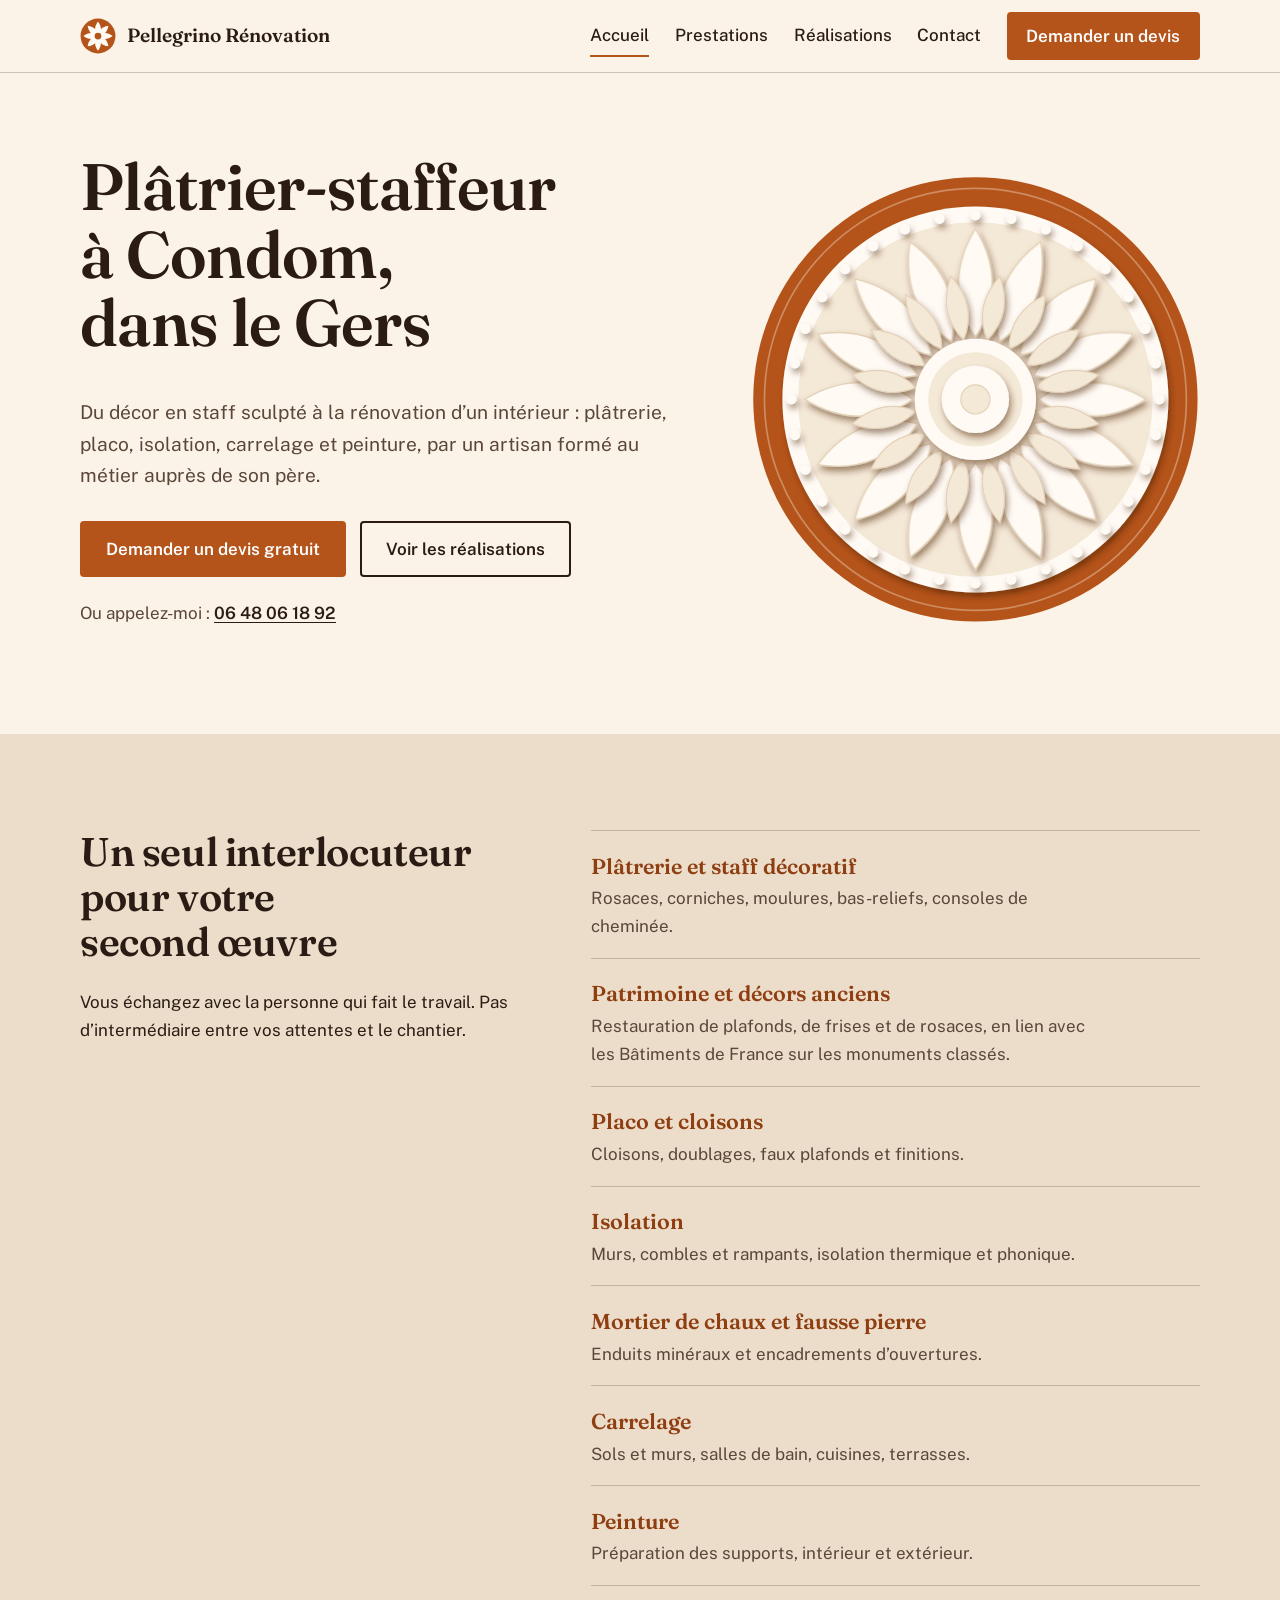
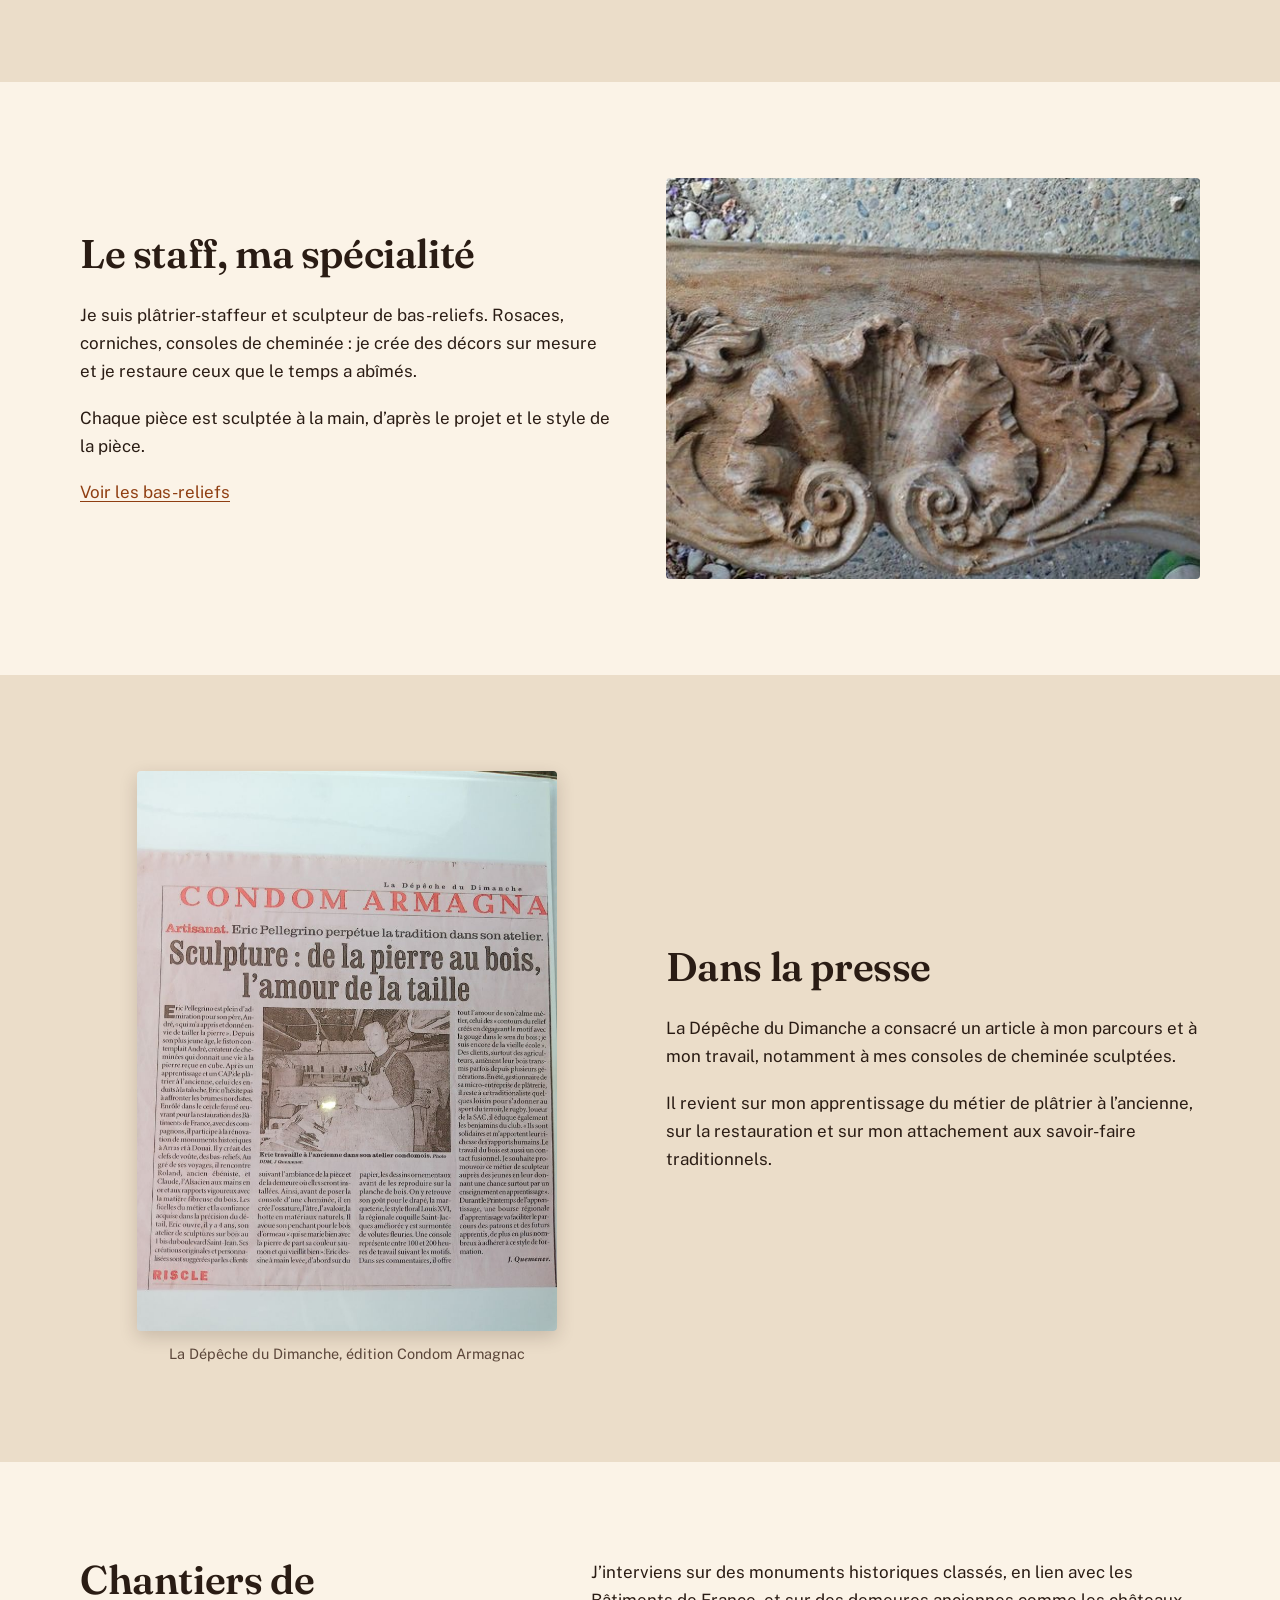
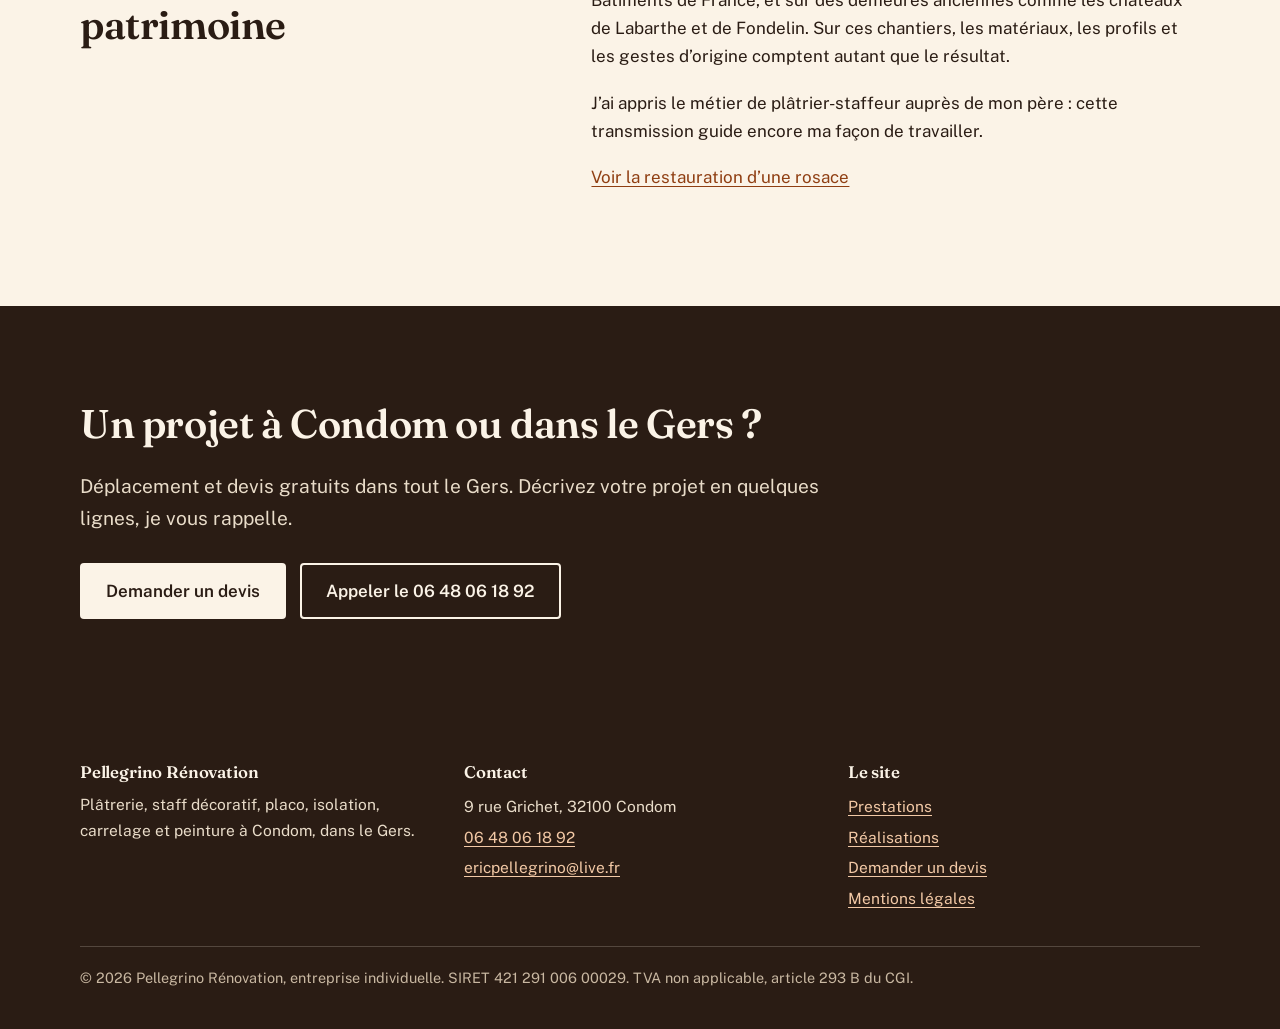
<file: index.html>
<!DOCTYPE html>
<html lang="fr">
<head>
<meta charset="utf-8">
<meta name="viewport" content="width=device-width, initial-scale=1">
<title>Pellegrino Rénovation — Plâtrier-staffeur à Condom (Gers)</title>
<meta name="description" content="Plâtrerie, staff décoratif, placo, isolation, carrelage et peinture à Condom, dans tout le Gers. Artisan plâtrier-staffeur, devis gratuit.">
<meta name="theme-color" content="#B5541A">
<meta property="og:type" content="website">
<meta property="og:locale" content="fr_FR">
<meta property="og:site_name" content="Pellegrino Rénovation">
<meta property="og:title" content="Pellegrino Rénovation — Plâtrier-staffeur à Condom (Gers)">
<meta property="og:description" content="Plâtrerie, staff décoratif, placo, isolation, carrelage et peinture à Condom, dans tout le Gers. Artisan plâtrier-staffeur, devis gratuit.">
<link rel="icon" href="favicon.svg" type="image/svg+xml">
<link rel="preconnect" href="https://fonts.googleapis.com">
<link rel="preconnect" href="https://fonts.gstatic.com" crossorigin>
<link rel="stylesheet" href="https://fonts.googleapis.com/css2?family=Fraunces:opsz,wght@9..144,400;9..144,600;9..144,700&family=Public+Sans:wght@400;500;600&display=swap">
<link rel="stylesheet" href="style.css">
<noscript><style>.fig[hidden],.press-media[hidden],.gallery-group[hidden]{display:block}</style></noscript>
<script src="script.js" defer></script>
</head>
<body>
<a class="skip" href="#contenu">Aller au contenu</a>
<header class="site-header">
  <div class="wrap bar">
    <a class="brand" href="index.html"><img src="favicon.svg" alt="" width="36" height="36"><span>Pellegrino Rénovation</span></a>
    <button class="nav-toggle" type="button" aria-expanded="false" aria-controls="nav">Menu</button>
    <nav id="nav" class="nav" aria-label="Navigation principale">
      <a href="index.html" aria-current="page">Accueil</a>
      <a href="services.html">Prestations</a>
      <a href="realisations.html">Réalisations</a>
      <a href="contact.html">Contact</a>
      <a class="btn btn-primary btn-small" href="devis.html">Demander un devis</a>
    </nav>
  </div>
</header>
<main id="contenu">
<script type="application/ld+json">
{"@context":"https://schema.org","@type":"HomeAndConstructionBusiness","name":"Pellegrino Rénovation","url":"https://pellegrino-b8c0b2renovation.netlify.app/","telephone":"+33648061892","email":"ericpellegrino@live.fr","areaServed":"Gers","address":{"@type":"PostalAddress","streetAddress":"9 rue Grichet","postalCode":"32100","addressLocality":"Condom","addressRegion":"Gers","addressCountry":"FR"}}
</script>
<section class="hero">
  <div class="wrap hero-grid">
    <div>
      <h1>Plâtrier-staffeur à Condom, dans le Gers</h1>
      <p class="lead">Du décor en staff sculpté à la rénovation d’un intérieur : plâtrerie, placo, isolation, carrelage et peinture, par un artisan formé au métier auprès de son père.</p>
      <div class="actions">
        <a class="btn btn-primary" href="devis.html">Demander un devis gratuit</a>
        <a class="btn btn-ghost" href="realisations.html">Voir les réalisations</a>
      </div>
      <p class="hero-phone">Ou appelez-moi : <a href="tel:+33648061892">06 48 06 18 92</a></p>
    </div>
    <svg class="rosace" viewBox="0 0 400 400" aria-hidden="true" focusable="false" xmlns="http://www.w3.org/2000/svg">
<defs><filter id="relief" x="-10%" y="-10%" width="125%" height="130%"><feDropShadow dx="2" dy="4" stdDeviation="3" flood-color="#4A1C06" flood-opacity=".5"/></filter></defs>
<circle cx="200" cy="200" r="198" fill="#B5541A"/>
<circle cx="200" cy="200" r="188" fill="none" stroke="#FBF3E7" stroke-opacity=".35" stroke-width="1.5"/>
<g filter="url(#relief)"><circle cx="200" cy="200" r="172" fill="#FFFBF4"/></g>
<circle cx="200" cy="200" r="158" fill="#F4E8D6"/>
<g fill="#FFFBF4" filter="url(#relief)"><circle cx="364.0" cy="200.0" r="4.4"/><circle cx="360.8" cy="232.0" r="4.4"/><circle cx="351.5" cy="262.8" r="4.4"/><circle cx="336.4" cy="291.1" r="4.4"/><circle cx="316.0" cy="316.0" r="4.4"/><circle cx="291.1" cy="336.4" r="4.4"/><circle cx="262.8" cy="351.5" r="4.4"/><circle cx="232.0" cy="360.8" r="4.4"/><circle cx="200.0" cy="364.0" r="4.4"/><circle cx="168.0" cy="360.8" r="4.4"/><circle cx="137.2" cy="351.5" r="4.4"/><circle cx="108.9" cy="336.4" r="4.4"/><circle cx="84.0" cy="316.0" r="4.4"/><circle cx="63.6" cy="291.1" r="4.4"/><circle cx="48.5" cy="262.8" r="4.4"/><circle cx="39.2" cy="232.0" r="4.4"/><circle cx="36.0" cy="200.0" r="4.4"/><circle cx="39.2" cy="168.0" r="4.4"/><circle cx="48.5" cy="137.2" r="4.4"/><circle cx="63.6" cy="108.9" r="4.4"/><circle cx="84.0" cy="84.0" r="4.4"/><circle cx="108.9" cy="63.6" r="4.4"/><circle cx="137.2" cy="48.5" r="4.4"/><circle cx="168.0" cy="39.2" r="4.4"/><circle cx="200.0" cy="36.0" r="4.4"/><circle cx="232.0" cy="39.2" r="4.4"/><circle cx="262.8" cy="48.5" r="4.4"/><circle cx="291.1" cy="63.6" r="4.4"/><circle cx="316.0" cy="84.0" r="4.4"/><circle cx="336.4" cy="108.9" r="4.4"/><circle cx="351.5" cy="137.2" r="4.4"/><circle cx="360.8" cy="168.0" r="4.4"/></g>
<g fill="#FFFBF4" stroke="#E3D0B6" stroke-width="1.2" filter="url(#relief)"><path d="M200,48 C220,80 220,116 200,144 C180,116 180,80 200,48Z" transform="rotate(0.0 200 200)"/><path d="M200,48 C220,80 220,116 200,144 C180,116 180,80 200,48Z" transform="rotate(22.5 200 200)"/><path d="M200,48 C220,80 220,116 200,144 C180,116 180,80 200,48Z" transform="rotate(45.0 200 200)"/><path d="M200,48 C220,80 220,116 200,144 C180,116 180,80 200,48Z" transform="rotate(67.5 200 200)"/><path d="M200,48 C220,80 220,116 200,144 C180,116 180,80 200,48Z" transform="rotate(90.0 200 200)"/><path d="M200,48 C220,80 220,116 200,144 C180,116 180,80 200,48Z" transform="rotate(112.5 200 200)"/><path d="M200,48 C220,80 220,116 200,144 C180,116 180,80 200,48Z" transform="rotate(135.0 200 200)"/><path d="M200,48 C220,80 220,116 200,144 C180,116 180,80 200,48Z" transform="rotate(157.5 200 200)"/><path d="M200,48 C220,80 220,116 200,144 C180,116 180,80 200,48Z" transform="rotate(180.0 200 200)"/><path d="M200,48 C220,80 220,116 200,144 C180,116 180,80 200,48Z" transform="rotate(202.5 200 200)"/><path d="M200,48 C220,80 220,116 200,144 C180,116 180,80 200,48Z" transform="rotate(225.0 200 200)"/><path d="M200,48 C220,80 220,116 200,144 C180,116 180,80 200,48Z" transform="rotate(247.5 200 200)"/><path d="M200,48 C220,80 220,116 200,144 C180,116 180,80 200,48Z" transform="rotate(270.0 200 200)"/><path d="M200,48 C220,80 220,116 200,144 C180,116 180,80 200,48Z" transform="rotate(292.5 200 200)"/><path d="M200,48 C220,80 220,116 200,144 C180,116 180,80 200,48Z" transform="rotate(315.0 200 200)"/><path d="M200,48 C220,80 220,116 200,144 C180,116 180,80 200,48Z" transform="rotate(337.5 200 200)"/></g>
<g fill="#F4E8D6" stroke="#E3D0B6" stroke-width="1" filter="url(#relief)"><path d="M200,88 C212,108 212,128 200,146 C188,128 188,108 200,88Z" transform="rotate(11.25 200 200)"/><path d="M200,88 C212,108 212,128 200,146 C188,128 188,108 200,88Z" transform="rotate(33.75 200 200)"/><path d="M200,88 C212,108 212,128 200,146 C188,128 188,108 200,88Z" transform="rotate(56.25 200 200)"/><path d="M200,88 C212,108 212,128 200,146 C188,128 188,108 200,88Z" transform="rotate(78.75 200 200)"/><path d="M200,88 C212,108 212,128 200,146 C188,128 188,108 200,88Z" transform="rotate(101.25 200 200)"/><path d="M200,88 C212,108 212,128 200,146 C188,128 188,108 200,88Z" transform="rotate(123.75 200 200)"/><path d="M200,88 C212,108 212,128 200,146 C188,128 188,108 200,88Z" transform="rotate(146.25 200 200)"/><path d="M200,88 C212,108 212,128 200,146 C188,128 188,108 200,88Z" transform="rotate(168.75 200 200)"/><path d="M200,88 C212,108 212,128 200,146 C188,128 188,108 200,88Z" transform="rotate(191.25 200 200)"/><path d="M200,88 C212,108 212,128 200,146 C188,128 188,108 200,88Z" transform="rotate(213.75 200 200)"/><path d="M200,88 C212,108 212,128 200,146 C188,128 188,108 200,88Z" transform="rotate(236.25 200 200)"/><path d="M200,88 C212,108 212,128 200,146 C188,128 188,108 200,88Z" transform="rotate(258.75 200 200)"/><path d="M200,88 C212,108 212,128 200,146 C188,128 188,108 200,88Z" transform="rotate(281.25 200 200)"/><path d="M200,88 C212,108 212,128 200,146 C188,128 188,108 200,88Z" transform="rotate(303.75 200 200)"/><path d="M200,88 C212,108 212,128 200,146 C188,128 188,108 200,88Z" transform="rotate(326.25 200 200)"/><path d="M200,88 C212,108 212,128 200,146 C188,128 188,108 200,88Z" transform="rotate(348.75 200 200)"/></g>
<g filter="url(#relief)"><circle cx="200" cy="200" r="54" fill="#FFFBF4"/></g>
<circle cx="200" cy="200" r="42" fill="#F4E8D6"/>
<g filter="url(#relief)"><circle cx="200" cy="200" r="30" fill="#FFFBF4"/></g>
<circle cx="200" cy="200" r="13" fill="#F4E8D6" stroke="#E3D0B6"/>
</svg>
  </div>
</section>

<section class="section section-stone">
  <div class="wrap split">
    <div>
      <h2>Un seul interlocuteur pour votre second œuvre</h2>
      <p>Vous échangez avec la personne qui fait le travail. Pas d’intermédiaire entre vos attentes et le chantier.</p>
    </div>
    <ul class="trades">
      <li><a href="services.html#platrerie-staff"><strong>Plâtrerie et staff décoratif</strong><span>Rosaces, corniches, moulures, bas-reliefs, consoles de cheminée.</span></a></li>
      <li><a href="services.html#patrimoine"><strong>Patrimoine et décors anciens</strong><span>Restauration de plafonds, de frises et de rosaces, en lien avec les Bâtiments de France sur les monuments classés.</span></a></li>
      <li><a href="services.html#placo"><strong>Placo et cloisons</strong><span>Cloisons, doublages, faux plafonds et finitions.</span></a></li>
      <li><a href="services.html#isolation"><strong>Isolation</strong><span>Murs, combles et rampants, isolation thermique et phonique.</span></a></li>
      <li><a href="services.html#chaux"><strong>Mortier de chaux et fausse pierre</strong><span>Enduits minéraux et encadrements d’ouvertures.</span></a></li>
      <li><a href="services.html#carrelage"><strong>Carrelage</strong><span>Sols et murs, salles de bain, cuisines, terrasses.</span></a></li>
      <li><a href="services.html#peinture"><strong>Peinture</strong><span>Préparation des supports, intérieur et extérieur.</span></a></li>
    </ul>
  </div>
</section>

<section class="section">
  <div class="wrap press">
    <div>
      <h2>Le staff, ma spécialité</h2>
      <p>Je suis plâtrier-staffeur et sculpteur de bas-reliefs. Rosaces, corniches, consoles de cheminée : je crée des décors sur mesure et je restaure ceux que le temps a abîmés.</p>
      <p>Chaque pièce est sculptée à la main, d’après le projet et le style de la pièce.</p>
      <p><a href="realisations.html#bas-reliefs">Voir les bas-reliefs</a></p>
    </div>
    <figure class="press-media">
      <img src="accueil-console-sculptee.jpg" alt="Cartouche sculpté d’une console de cheminée" width="1100" height="398" loading="lazy">
    </figure>
  </div>
</section>

<section class="section section-stone">
  <div class="wrap press">
    <figure class="press-media press-paper">
      <img src="accueil-presse-depeche.jpg" alt="Article de La Dépêche du Dimanche consacré au savoir-faire artisanal d’Éric Pellegrino" width="825" height="1100" loading="lazy">
      <figcaption>La Dépêche du Dimanche, édition Condom Armagnac</figcaption>
    </figure>
    <div>
      <h2>Dans la presse</h2>
      <p>La Dépêche du Dimanche a consacré un article à mon parcours et à mon travail, notamment à mes consoles de cheminée sculptées.</p>
      <p>Il revient sur mon apprentissage du métier de plâtrier à l’ancienne, sur la restauration et sur mon attachement aux savoir-faire traditionnels.</p>
    </div>
  </div>
</section>

<section class="section">
  <div class="wrap split">
    <div>
      <h2>Chantiers de patrimoine</h2>
    </div>
    <div>
      <p>J’interviens sur des monuments historiques classés, en lien avec les Bâtiments de France, et sur des demeures anciennes comme les châteaux de Labarthe et de Fondelin. Sur ces chantiers, les matériaux, les profils et les gestes d’origine comptent autant que le résultat.</p>
      <p>J’ai appris le métier de plâtrier-staffeur auprès de mon père : cette transmission guide encore ma façon de travailler.</p>
      <p><a href="realisations.html#restauration-rosace">Voir la restauration d’une rosace</a></p>
    </div>
  </div>
</section>

<section class="section section-ink">
  <div class="wrap">
    <h2>Un projet à Condom ou dans le Gers ?</h2>
    <p class="lead">Déplacement et devis gratuits dans tout le Gers. Décrivez votre projet en quelques lignes, je vous rappelle.</p>
    <div class="actions">
      <a class="btn btn-light" href="devis.html">Demander un devis</a>
      <a class="btn btn-ghost-light" href="tel:+33648061892">Appeler le 06 48 06 18 92</a>
    </div>
  </div>
</section>
</main>
<footer class="site-footer">
  <div class="wrap">
    <div class="foot-grid">
      <div>
        <h2>Pellegrino Rénovation</h2>
        <p>Plâtrerie, staff décoratif, placo, isolation, carrelage et peinture à Condom, dans le Gers.</p>
      </div>
      <div>
        <h2>Contact</h2>
        <ul>
          <li>9 rue Grichet, 32100 Condom</li>
          <li><a href="tel:+33648061892">06 48 06 18 92</a></li>
          <li><a href="mailto:ericpellegrino@live.fr">ericpellegrino@live.fr</a></li>
        </ul>
      </div>
      <div>
        <h2>Le site</h2>
        <ul>
          <li><a href="services.html">Prestations</a></li>
          <li><a href="realisations.html">Réalisations</a></li>
          <li><a href="devis.html">Demander un devis</a></li>
          <li><a href="contact.html#mentions">Mentions légales</a></li>
        </ul>
      </div>
    </div>
    <p class="foot-bottom">© 2026 Pellegrino Rénovation, entreprise individuelle. SIRET 421 291 006 00029. TVA non applicable, article 293 B du CGI.</p>
  </div>
</footer>
</body>
</html>
</file>
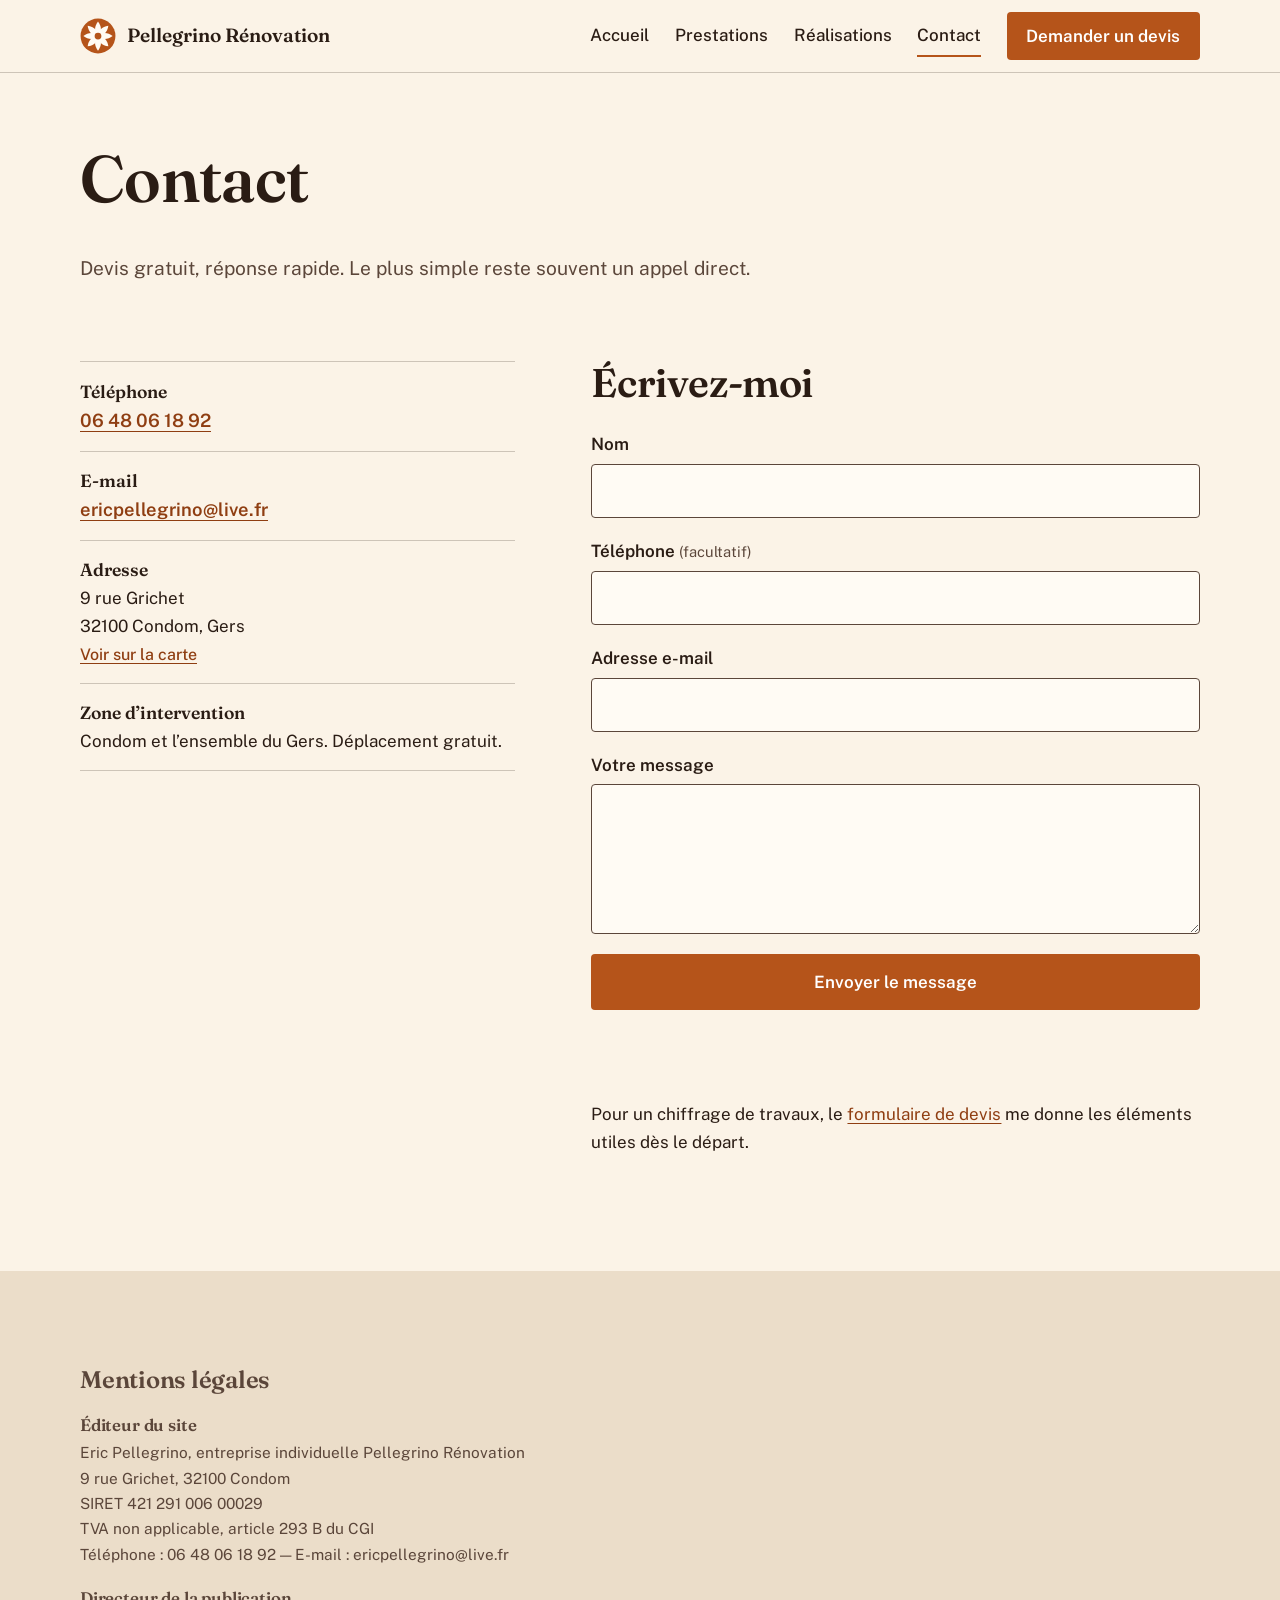
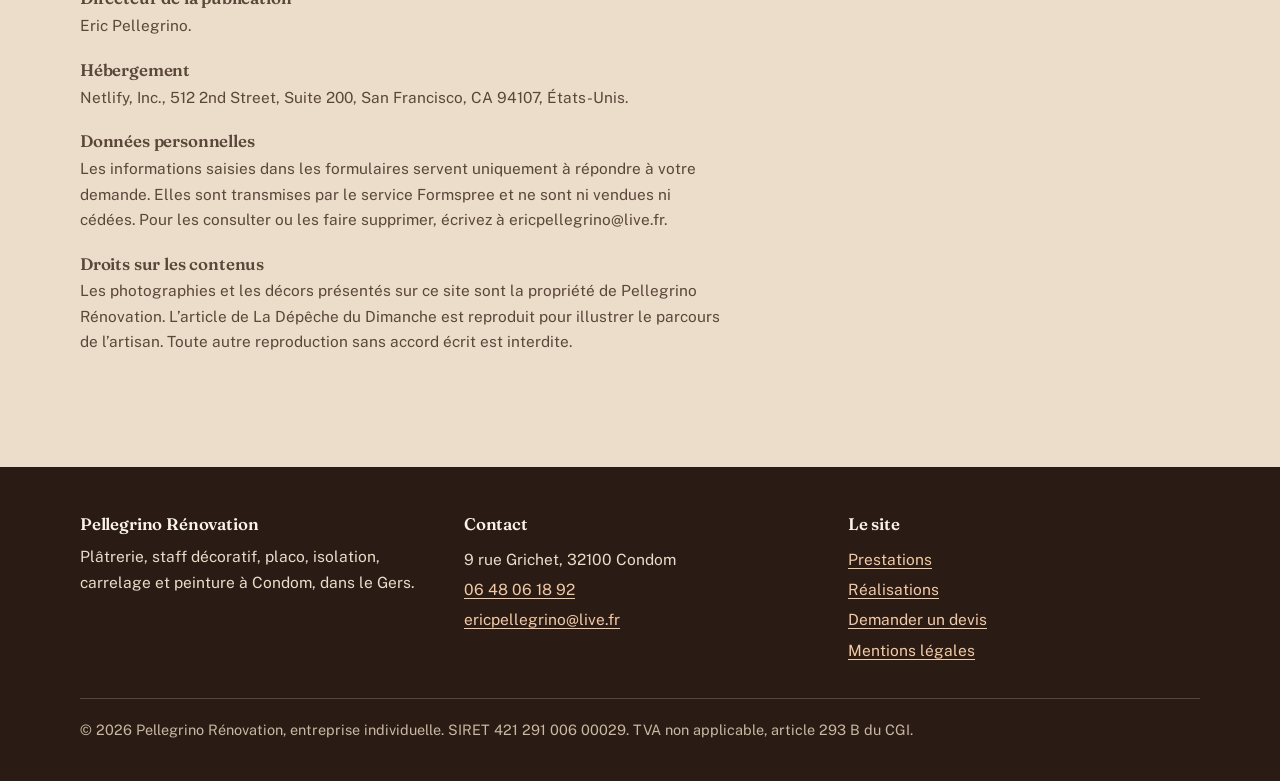
<file: contact.html>
<!DOCTYPE html>
<html lang="fr">
<head>
<meta charset="utf-8">
<meta name="viewport" content="width=device-width, initial-scale=1">
<title>Contact — Pellegrino Rénovation, Condom (Gers)</title>
<meta name="description" content="Contactez Pellegrino Rénovation, plâtrier-staffeur à Condom (32100) : téléphone, e-mail, adresse et formulaire. Devis gratuit dans tout le Gers.">
<meta name="theme-color" content="#B5541A">
<meta property="og:type" content="website">
<meta property="og:locale" content="fr_FR">
<meta property="og:site_name" content="Pellegrino Rénovation">
<meta property="og:title" content="Contact — Pellegrino Rénovation, Condom (Gers)">
<meta property="og:description" content="Contactez Pellegrino Rénovation, plâtrier-staffeur à Condom (32100) : téléphone, e-mail, adresse et formulaire. Devis gratuit dans tout le Gers.">
<link rel="icon" href="favicon.svg" type="image/svg+xml">
<link rel="preconnect" href="https://fonts.googleapis.com">
<link rel="preconnect" href="https://fonts.gstatic.com" crossorigin>
<link rel="stylesheet" href="https://fonts.googleapis.com/css2?family=Fraunces:opsz,wght@9..144,400;9..144,600;9..144,700&family=Public+Sans:wght@400;500;600&display=swap">
<link rel="stylesheet" href="style.css">
<noscript><style>.fig[hidden],.press-media[hidden],.gallery-group[hidden]{display:block}</style></noscript>
<script src="script.js" defer></script>
</head>
<body>
<a class="skip" href="#contenu">Aller au contenu</a>
<header class="site-header">
  <div class="wrap bar">
    <a class="brand" href="index.html"><img src="favicon.svg" alt="" width="36" height="36"><span>Pellegrino Rénovation</span></a>
    <button class="nav-toggle" type="button" aria-expanded="false" aria-controls="nav">Menu</button>
    <nav id="nav" class="nav" aria-label="Navigation principale">
      <a href="index.html">Accueil</a>
      <a href="services.html">Prestations</a>
      <a href="realisations.html">Réalisations</a>
      <a href="contact.html" aria-current="page">Contact</a>
      <a class="btn btn-primary btn-small" href="devis.html">Demander un devis</a>
    </nav>
  </div>
</header>
<main id="contenu">
<section class="page-head">
  <div class="wrap">
    <h1>Contact</h1>
    <p class="lead">Devis gratuit, réponse rapide. Le plus simple reste souvent un appel direct.</p>
  </div>
</section>
<section class="section" style="padding-top:1rem">
  <div class="wrap contact-grid">
    <ul class="coords">
      <li><b>Téléphone</b><a href="tel:+33648061892">06 48 06 18 92</a></li>
      <li><b>E-mail</b><a href="mailto:ericpellegrino@live.fr">ericpellegrino@live.fr</a></li>
      <li><b>Adresse</b>9 rue Grichet<br>32100 Condom, Gers<br><a href="https://www.openstreetmap.org/search?query=9%20rue%20Grichet%2032100%20Condom" style="font-size:1rem;font-weight:500">Voir sur la carte</a></li>
      <li><b>Zone d’intervention</b>Condom et l’ensemble du Gers. Déplacement gratuit.</li>
    </ul>
    <div>
      <h2>Écrivez-moi</h2>
      <form class="form" action="https://formspree.io/f/mgawkqdr" method="POST" data-formspree>
  <input type="hidden" name="_subject" value="Message depuis la page Contact">
  <p class="gotcha" aria-hidden="true"><label>Ne pas remplir <input type="text" name="_gotcha" tabindex="-1" autocomplete="off"></label></p>
  <div class="field"><label for="c-nom">Nom</label><input id="c-nom" name="nom" type="text" autocomplete="name" required></div>
  <div class="field"><label for="c-tel">Téléphone <span class="hint">(facultatif)</span></label><input id="c-tel" name="telephone" type="tel" autocomplete="tel"></div>
  <div class="field"><label for="c-mail">Adresse e-mail</label><input id="c-mail" name="email" type="email" autocomplete="email" required></div>
  <div class="field"><label for="c-msg">Votre message</label><textarea id="c-msg" name="message" required></textarea></div>
  <button class="btn btn-primary" type="submit">Envoyer le message</button>
  <p class="form-status" role="status" aria-live="polite"></p>
</form>
      <p style="margin-top:1.6rem">Pour un chiffrage de travaux, le <a href="devis.html">formulaire de devis</a> me donne les éléments utiles dès le départ.</p>
    </div>
  </div>
</section>

<section class="section section-stone legal" id="mentions">
  <div class="wrap">
    <h2>Mentions légales</h2>
    <h3>Éditeur du site</h3>
    <p>Eric Pellegrino, entreprise individuelle Pellegrino Rénovation<br>9 rue Grichet, 32100 Condom<br>SIRET 421 291 006 00029<br>TVA non applicable, article 293 B du CGI<br>Téléphone : 06 48 06 18 92 — E-mail : ericpellegrino@live.fr</p>
    <h3>Directeur de la publication</h3>
    <p>Eric Pellegrino.</p>
    <h3>Hébergement</h3>
    <p>Netlify, Inc., 512 2nd Street, Suite 200, San Francisco, CA 94107, États-Unis.</p>
    <h3>Données personnelles</h3>
    <p>Les informations saisies dans les formulaires servent uniquement à répondre à votre demande. Elles sont transmises par le service Formspree et ne sont ni vendues ni cédées. Pour les consulter ou les faire supprimer, écrivez à ericpellegrino@live.fr.</p>
    <h3>Droits sur les contenus</h3>
    <p>Les photographies et les décors présentés sur ce site sont la propriété de Pellegrino Rénovation. L’article de La Dépêche du Dimanche est reproduit pour illustrer le parcours de l’artisan. Toute autre reproduction sans accord écrit est interdite.</p>
  </div>
</section>
</main>
<footer class="site-footer">
  <div class="wrap">
    <div class="foot-grid">
      <div>
        <h2>Pellegrino Rénovation</h2>
        <p>Plâtrerie, staff décoratif, placo, isolation, carrelage et peinture à Condom, dans le Gers.</p>
      </div>
      <div>
        <h2>Contact</h2>
        <ul>
          <li>9 rue Grichet, 32100 Condom</li>
          <li><a href="tel:+33648061892">06 48 06 18 92</a></li>
          <li><a href="mailto:ericpellegrino@live.fr">ericpellegrino@live.fr</a></li>
        </ul>
      </div>
      <div>
        <h2>Le site</h2>
        <ul>
          <li><a href="services.html">Prestations</a></li>
          <li><a href="realisations.html">Réalisations</a></li>
          <li><a href="devis.html">Demander un devis</a></li>
          <li><a href="contact.html#mentions">Mentions légales</a></li>
        </ul>
      </div>
    </div>
    <p class="foot-bottom">© 2026 Pellegrino Rénovation, entreprise individuelle. SIRET 421 291 006 00029. TVA non applicable, article 293 B du CGI.</p>
  </div>
</footer>
</body>
</html>
</file>
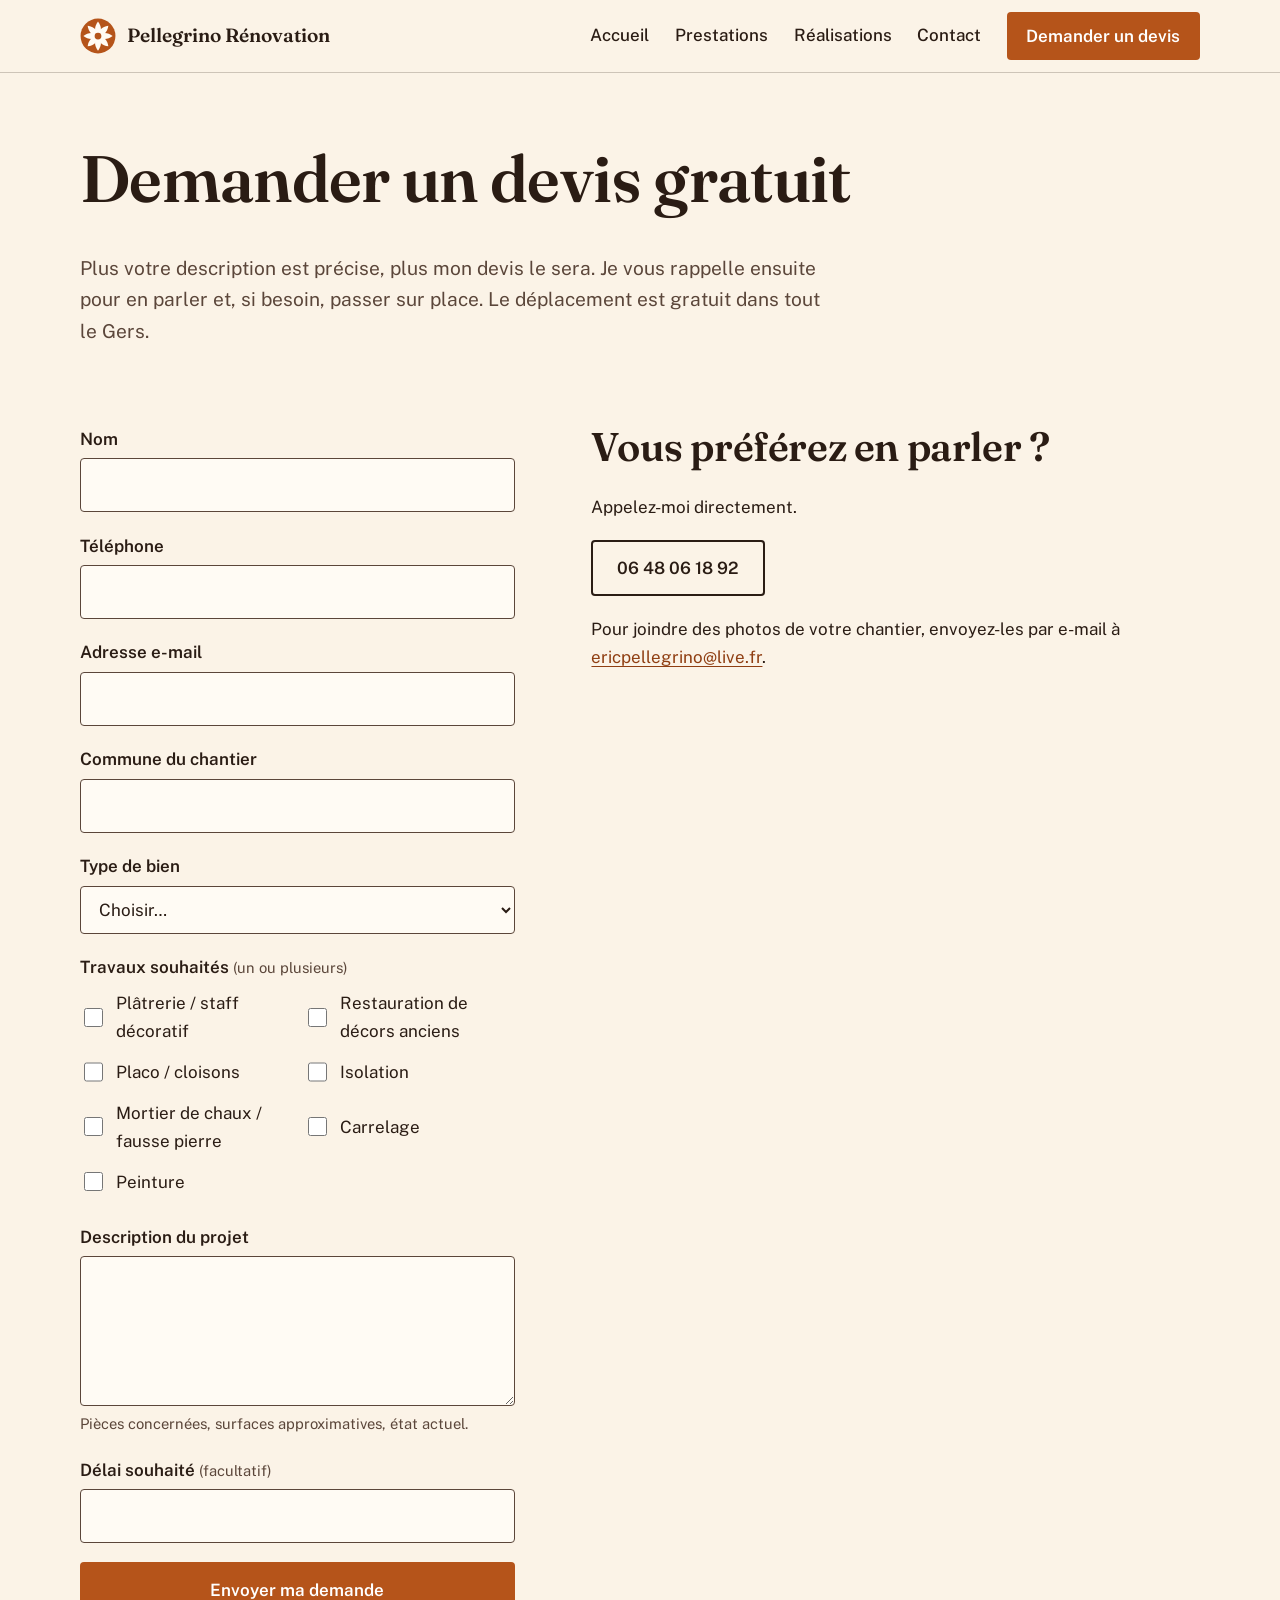
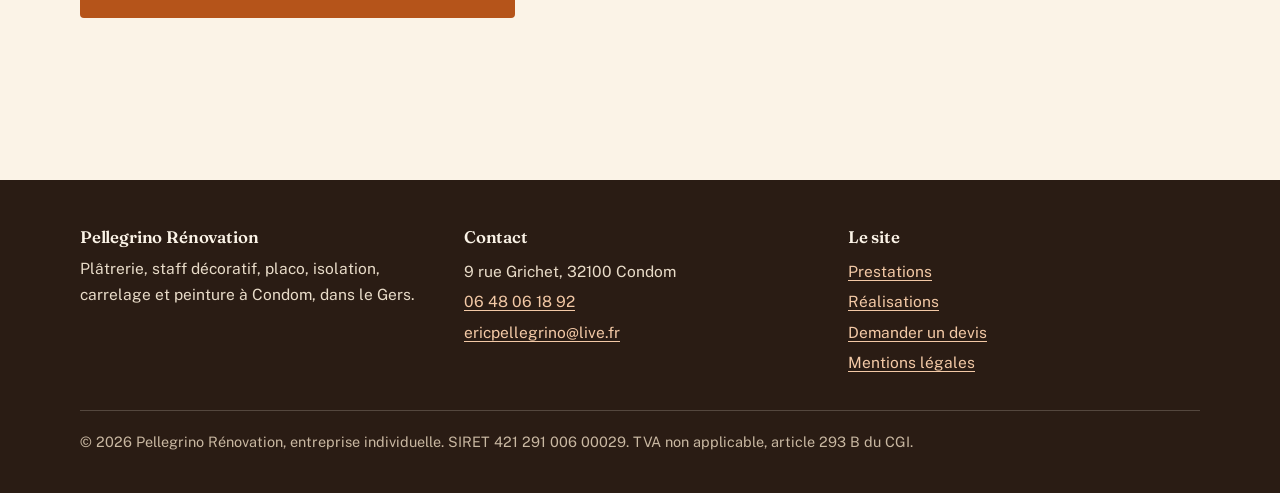
<file: devis.html>
<!DOCTYPE html>
<html lang="fr">
<head>
<meta charset="utf-8">
<meta name="viewport" content="width=device-width, initial-scale=1">
<title>Demander un devis gratuit — Pellegrino Rénovation, Condom (Gers)</title>
<meta name="description" content="Demandez un devis gratuit pour vos travaux de plâtrerie, staff, placo, isolation, carrelage ou peinture dans le Gers.">
<meta name="theme-color" content="#B5541A">
<meta property="og:type" content="website">
<meta property="og:locale" content="fr_FR">
<meta property="og:site_name" content="Pellegrino Rénovation">
<meta property="og:title" content="Demander un devis gratuit — Pellegrino Rénovation, Condom (Gers)">
<meta property="og:description" content="Demandez un devis gratuit pour vos travaux de plâtrerie, staff, placo, isolation, carrelage ou peinture dans le Gers.">
<link rel="icon" href="favicon.svg" type="image/svg+xml">
<link rel="preconnect" href="https://fonts.googleapis.com">
<link rel="preconnect" href="https://fonts.gstatic.com" crossorigin>
<link rel="stylesheet" href="https://fonts.googleapis.com/css2?family=Fraunces:opsz,wght@9..144,400;9..144,600;9..144,700&family=Public+Sans:wght@400;500;600&display=swap">
<link rel="stylesheet" href="style.css">
<noscript><style>.fig[hidden],.press-media[hidden],.gallery-group[hidden]{display:block}</style></noscript>
<script src="script.js" defer></script>
</head>
<body>
<a class="skip" href="#contenu">Aller au contenu</a>
<header class="site-header">
  <div class="wrap bar">
    <a class="brand" href="index.html"><img src="favicon.svg" alt="" width="36" height="36"><span>Pellegrino Rénovation</span></a>
    <button class="nav-toggle" type="button" aria-expanded="false" aria-controls="nav">Menu</button>
    <nav id="nav" class="nav" aria-label="Navigation principale">
      <a href="index.html">Accueil</a>
      <a href="services.html">Prestations</a>
      <a href="realisations.html">Réalisations</a>
      <a href="contact.html">Contact</a>
      <a class="btn btn-primary btn-small" href="devis.html" aria-current="page">Demander un devis</a>
    </nav>
  </div>
</header>
<main id="contenu">
<section class="page-head">
  <div class="wrap">
    <h1>Demander un devis gratuit</h1>
    <p class="lead">Plus votre description est précise, plus mon devis le sera. Je vous rappelle ensuite pour en parler et, si besoin, passer sur place. Le déplacement est gratuit dans tout le Gers.</p>
  </div>
</section>
<section class="section" style="padding-top:1rem">
  <div class="wrap split">
    <form class="form" action="https://formspree.io/f/mgawkqdr" method="POST" data-formspree style="max-width:none">
      <input type="hidden" name="_subject" value="Demande de devis depuis le site">
      <p class="gotcha" aria-hidden="true"><label>Ne pas remplir <input type="text" name="_gotcha" tabindex="-1" autocomplete="off"></label></p>
      <div class="field"><label for="d-nom">Nom</label><input id="d-nom" name="nom" type="text" autocomplete="name" required></div>
      <div class="field"><label for="d-tel">Téléphone</label><input id="d-tel" name="telephone" type="tel" autocomplete="tel" required></div>
      <div class="field"><label for="d-mail">Adresse e-mail</label><input id="d-mail" name="email" type="email" autocomplete="email" required></div>
      <div class="field"><label for="d-lieu">Commune du chantier</label><input id="d-lieu" name="commune" type="text" required></div>
      <div class="field"><label for="d-bien">Type de bien</label>
        <select id="d-bien" name="type_de_bien" required>
          <option value="">Choisir…</option>
          <option>Maison</option>
          <option>Appartement</option>
          <option>Local professionnel</option>
          <option>Bâtiment ancien ou classé</option>
          <option>Autre</option>
        </select>
      </div>
      <fieldset class="fieldset"><legend>Travaux souhaités <span class="hint">(un ou plusieurs)</span></legend><div class="checks"><label class="check"><input type="checkbox" name="prestations" value="Plâtrerie / staff décoratif"> Plâtrerie / staff décoratif</label><label class="check"><input type="checkbox" name="prestations" value="Restauration de décors anciens"> Restauration de décors anciens</label><label class="check"><input type="checkbox" name="prestations" value="Placo / cloisons"> Placo / cloisons</label><label class="check"><input type="checkbox" name="prestations" value="Isolation"> Isolation</label><label class="check"><input type="checkbox" name="prestations" value="Mortier de chaux / fausse pierre"> Mortier de chaux / fausse pierre</label><label class="check"><input type="checkbox" name="prestations" value="Carrelage"> Carrelage</label><label class="check"><input type="checkbox" name="prestations" value="Peinture"> Peinture</label></div></fieldset>
      <div class="field"><label for="d-desc">Description du projet</label><textarea id="d-desc" name="description" required></textarea><span class="hint">Pièces concernées, surfaces approximatives, état actuel.</span></div>
      <div class="field"><label for="d-delai">Délai souhaité <span class="hint">(facultatif)</span></label><input id="d-delai" name="delai" type="text"></div>
      <button class="btn btn-primary" type="submit">Envoyer ma demande</button>
      <p class="form-status" role="status" aria-live="polite"></p>
    </form>
    <div>
      <h2>Vous préférez en parler ?</h2>
      <p>Appelez-moi directement.</p>
      <p><a class="btn btn-ghost" href="tel:+33648061892">06 48 06 18 92</a></p>
      <p>Pour joindre des photos de votre chantier, envoyez-les par e-mail à <a href="mailto:ericpellegrino@live.fr">ericpellegrino@live.fr</a>.</p>
    </div>
  </div>
</section>
</main>
<footer class="site-footer">
  <div class="wrap">
    <div class="foot-grid">
      <div>
        <h2>Pellegrino Rénovation</h2>
        <p>Plâtrerie, staff décoratif, placo, isolation, carrelage et peinture à Condom, dans le Gers.</p>
      </div>
      <div>
        <h2>Contact</h2>
        <ul>
          <li>9 rue Grichet, 32100 Condom</li>
          <li><a href="tel:+33648061892">06 48 06 18 92</a></li>
          <li><a href="mailto:ericpellegrino@live.fr">ericpellegrino@live.fr</a></li>
        </ul>
      </div>
      <div>
        <h2>Le site</h2>
        <ul>
          <li><a href="services.html">Prestations</a></li>
          <li><a href="realisations.html">Réalisations</a></li>
          <li><a href="devis.html">Demander un devis</a></li>
          <li><a href="contact.html#mentions">Mentions légales</a></li>
        </ul>
      </div>
    </div>
    <p class="foot-bottom">© 2026 Pellegrino Rénovation, entreprise individuelle. SIRET 421 291 006 00029. TVA non applicable, article 293 B du CGI.</p>
  </div>
</footer>
</body>
</html>
</file>
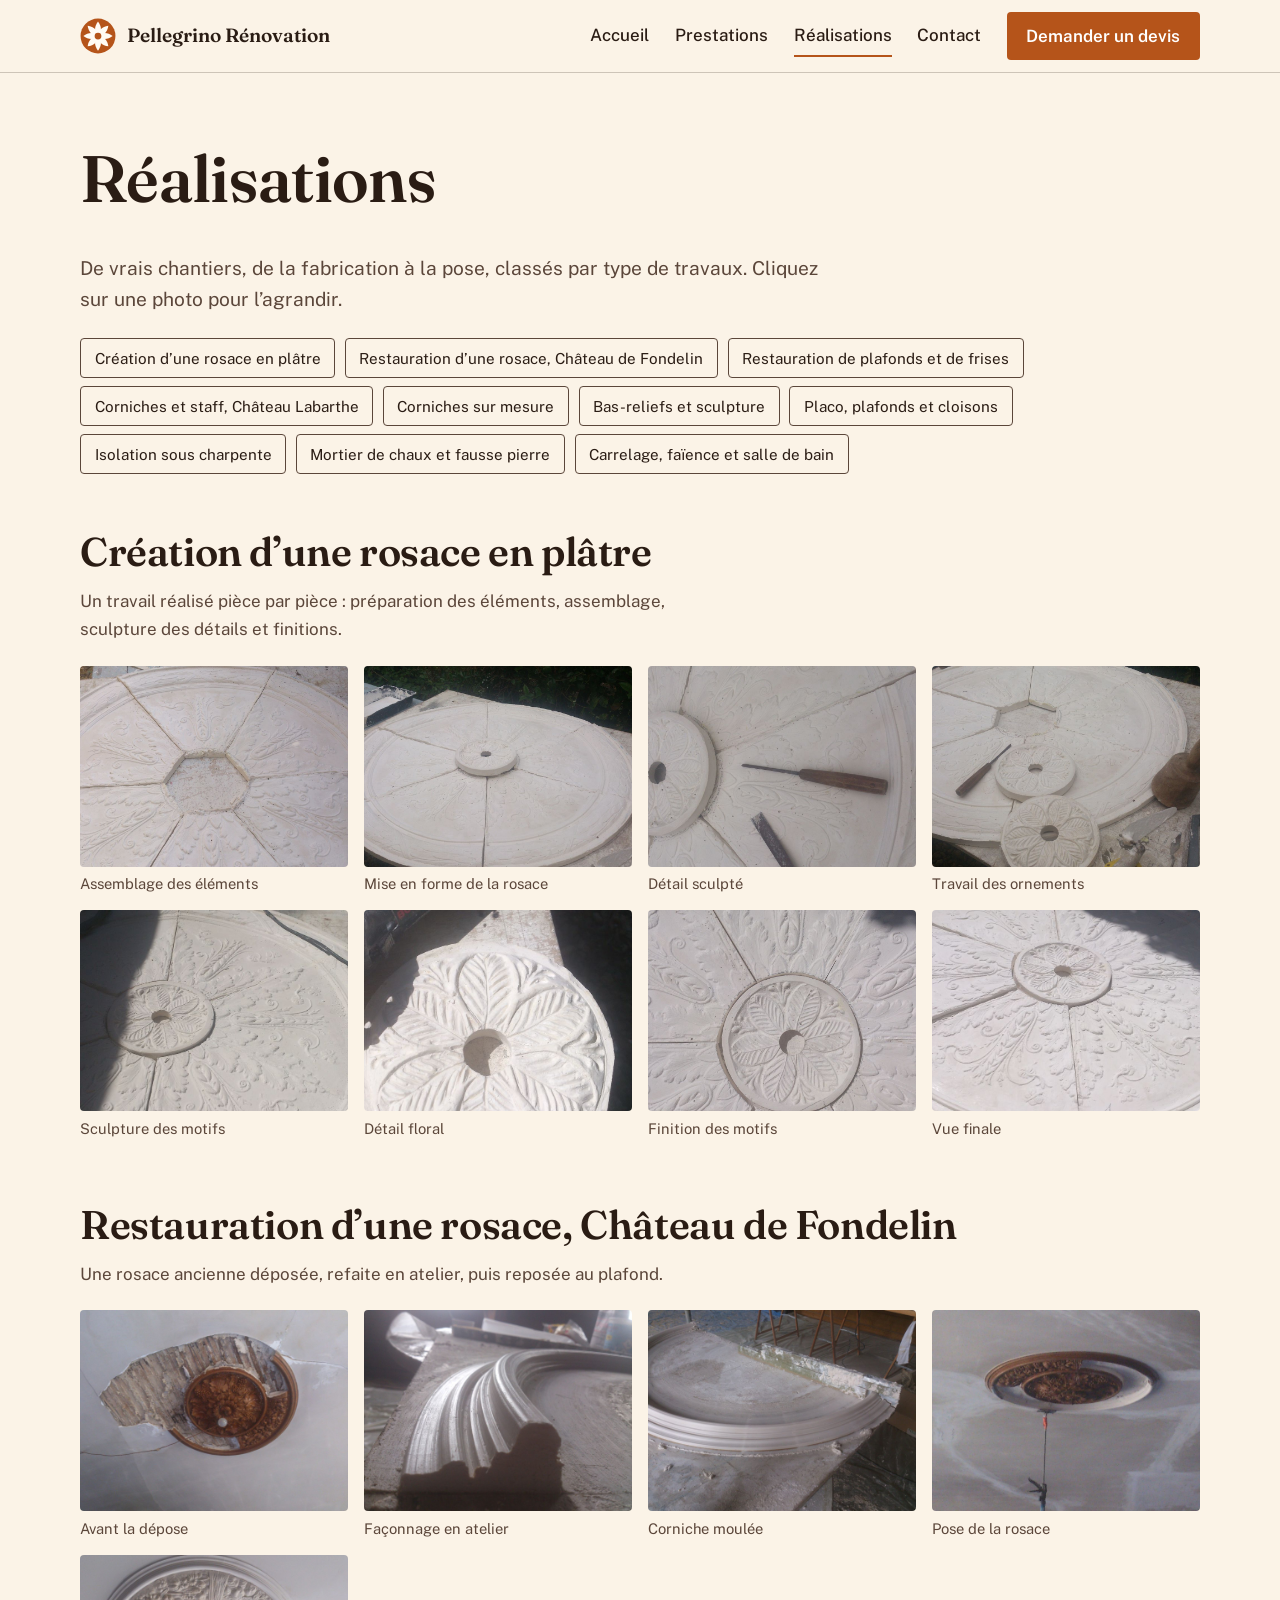
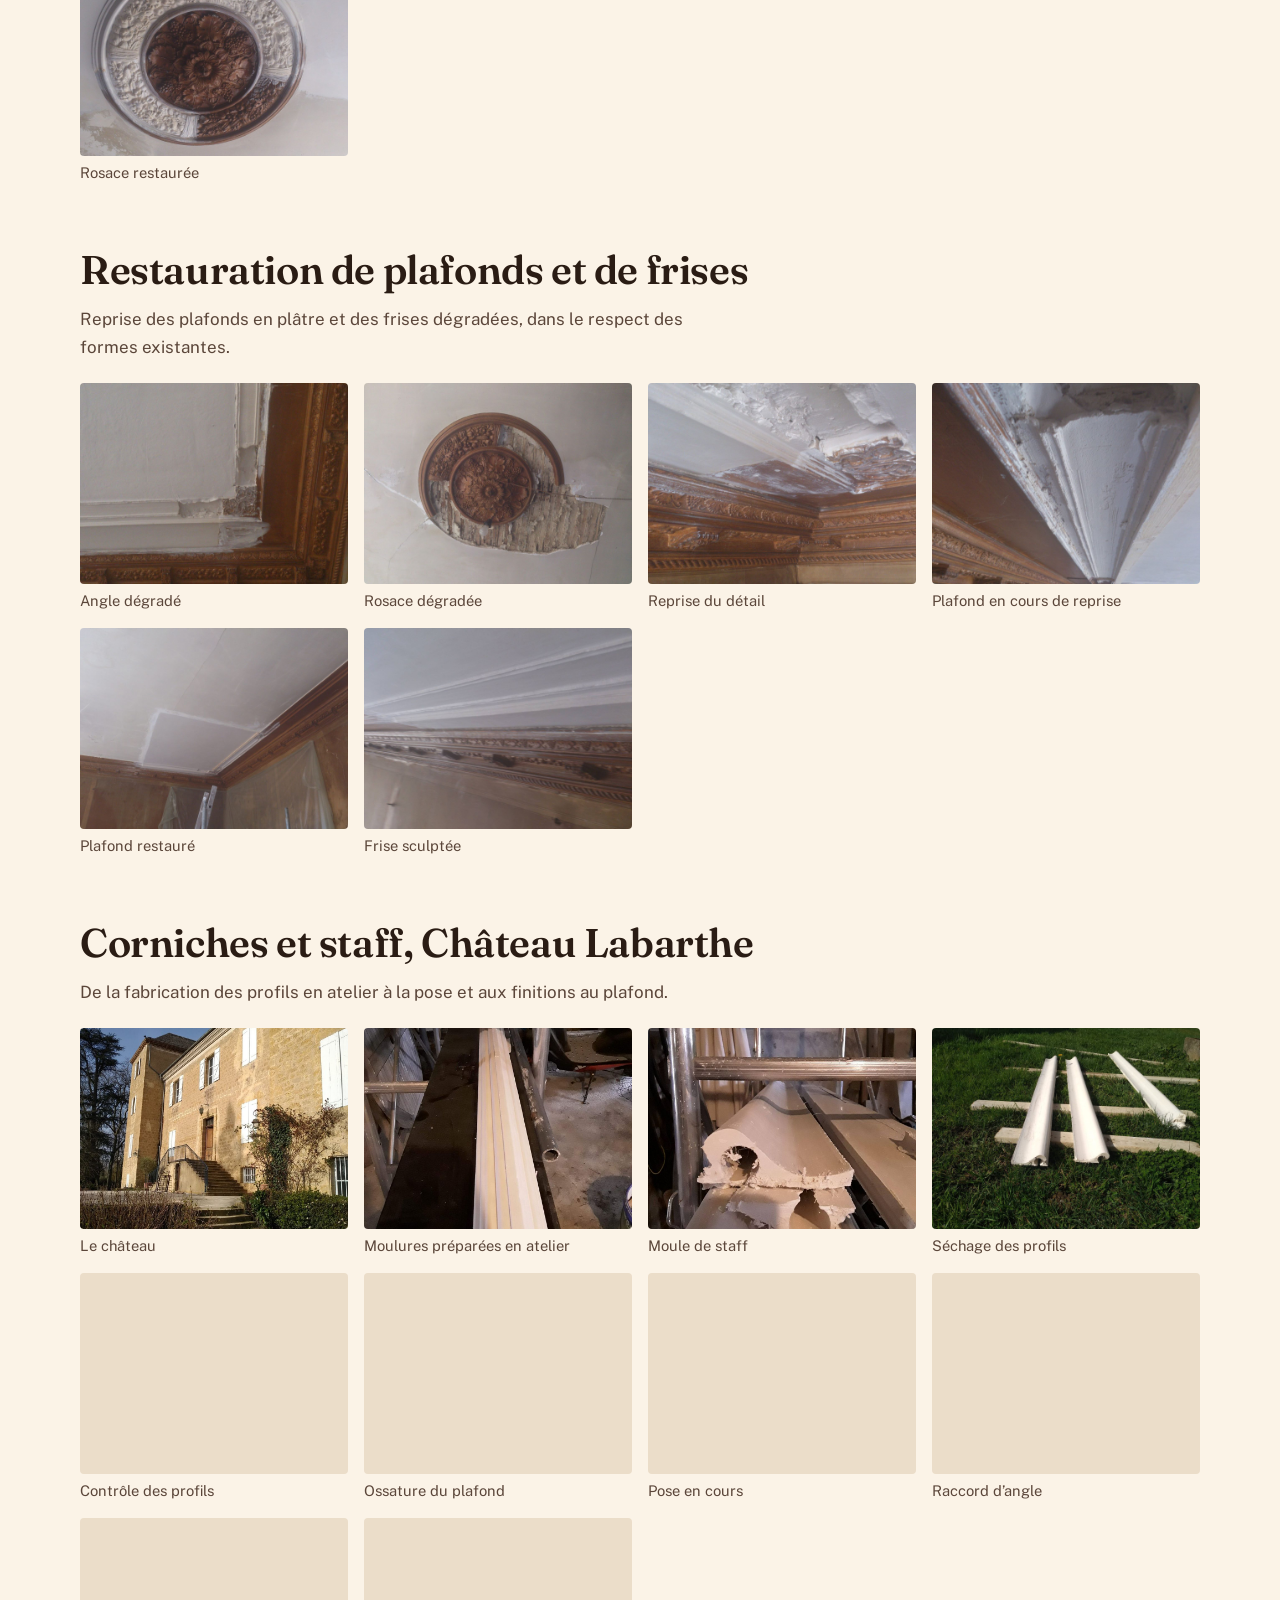
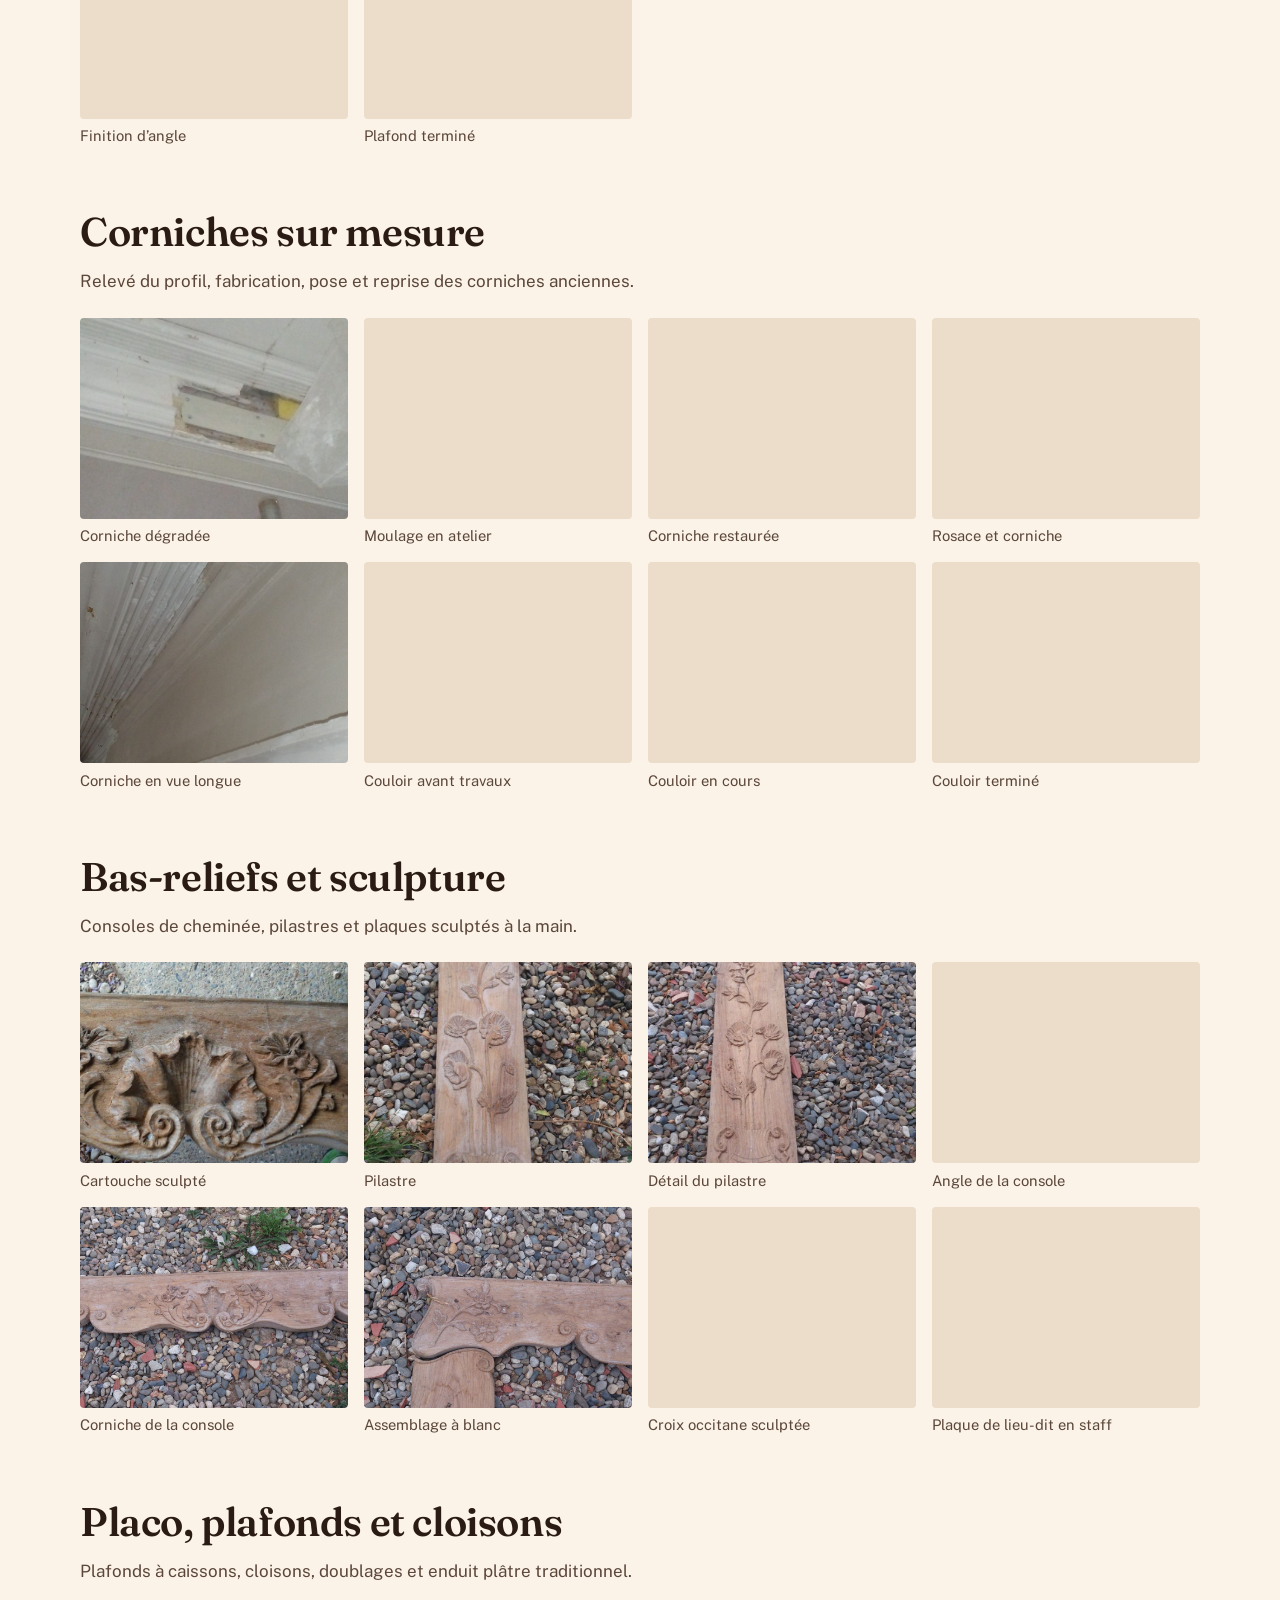
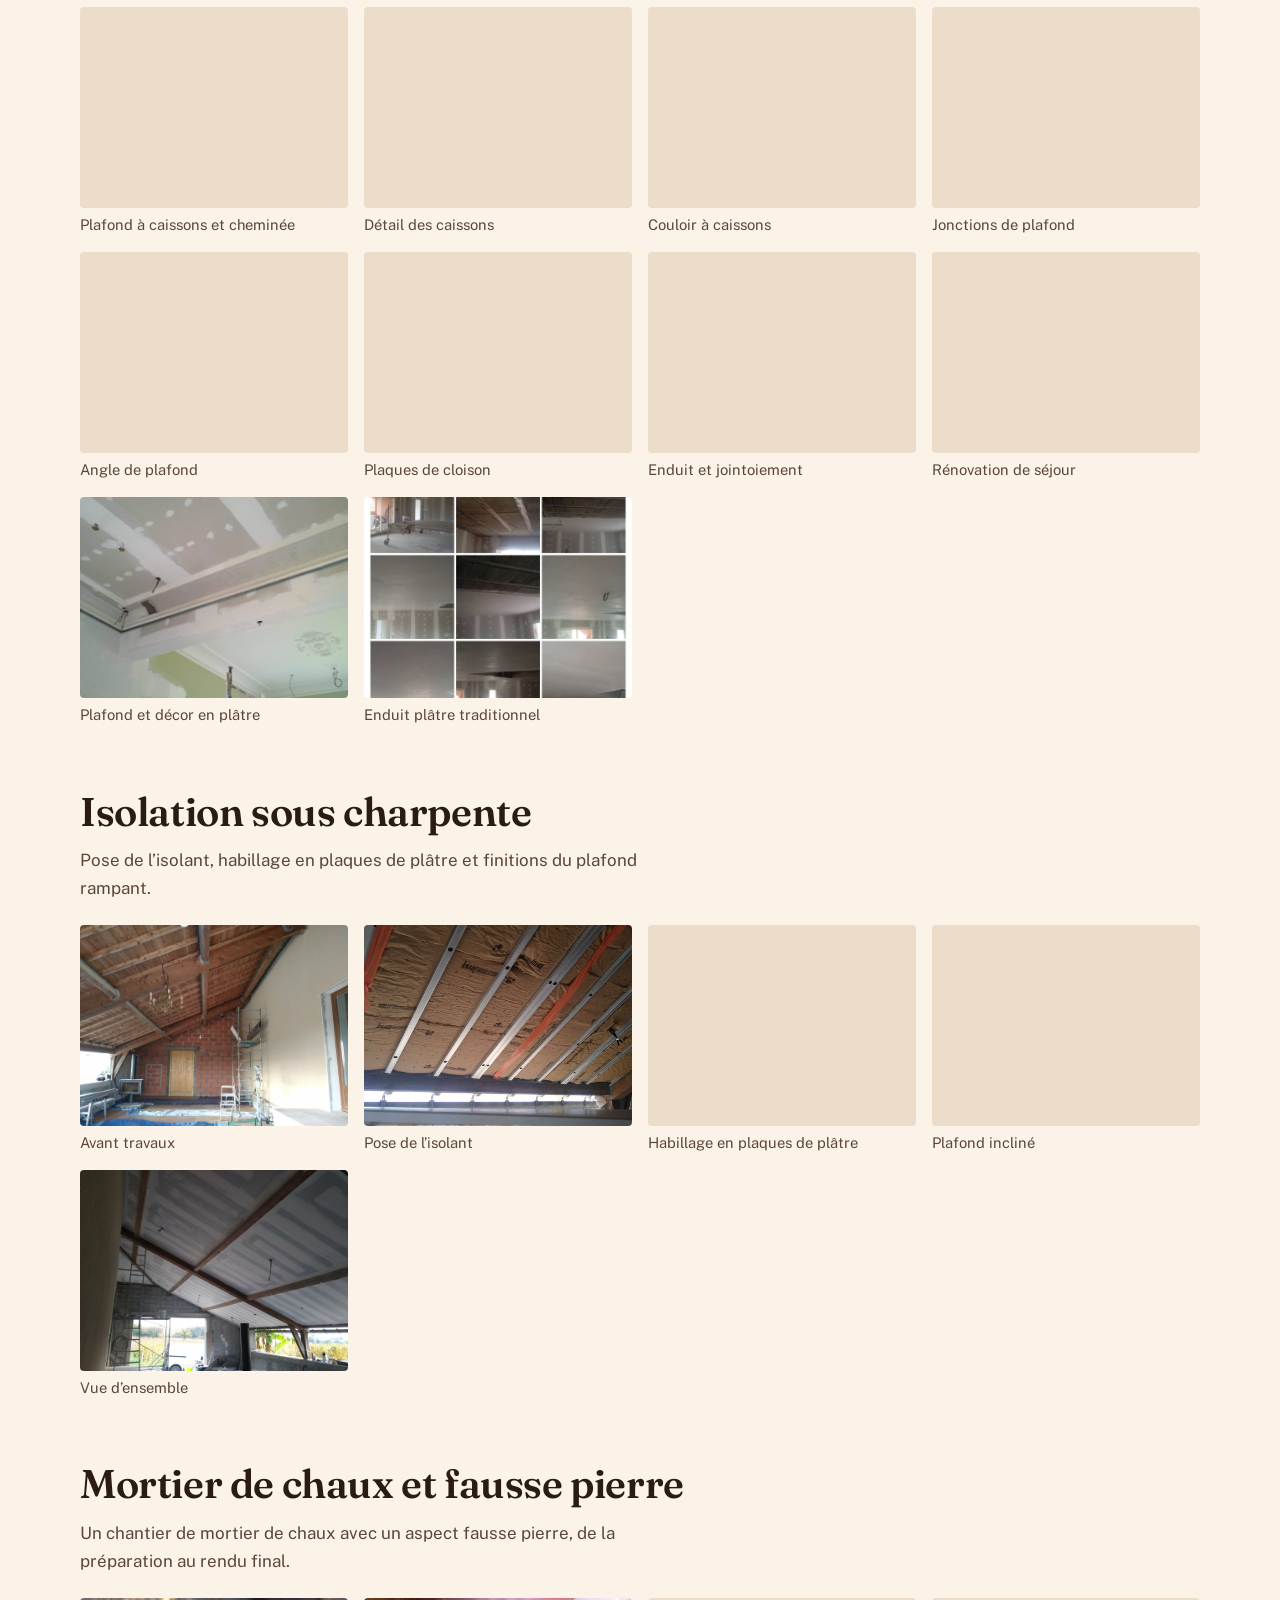
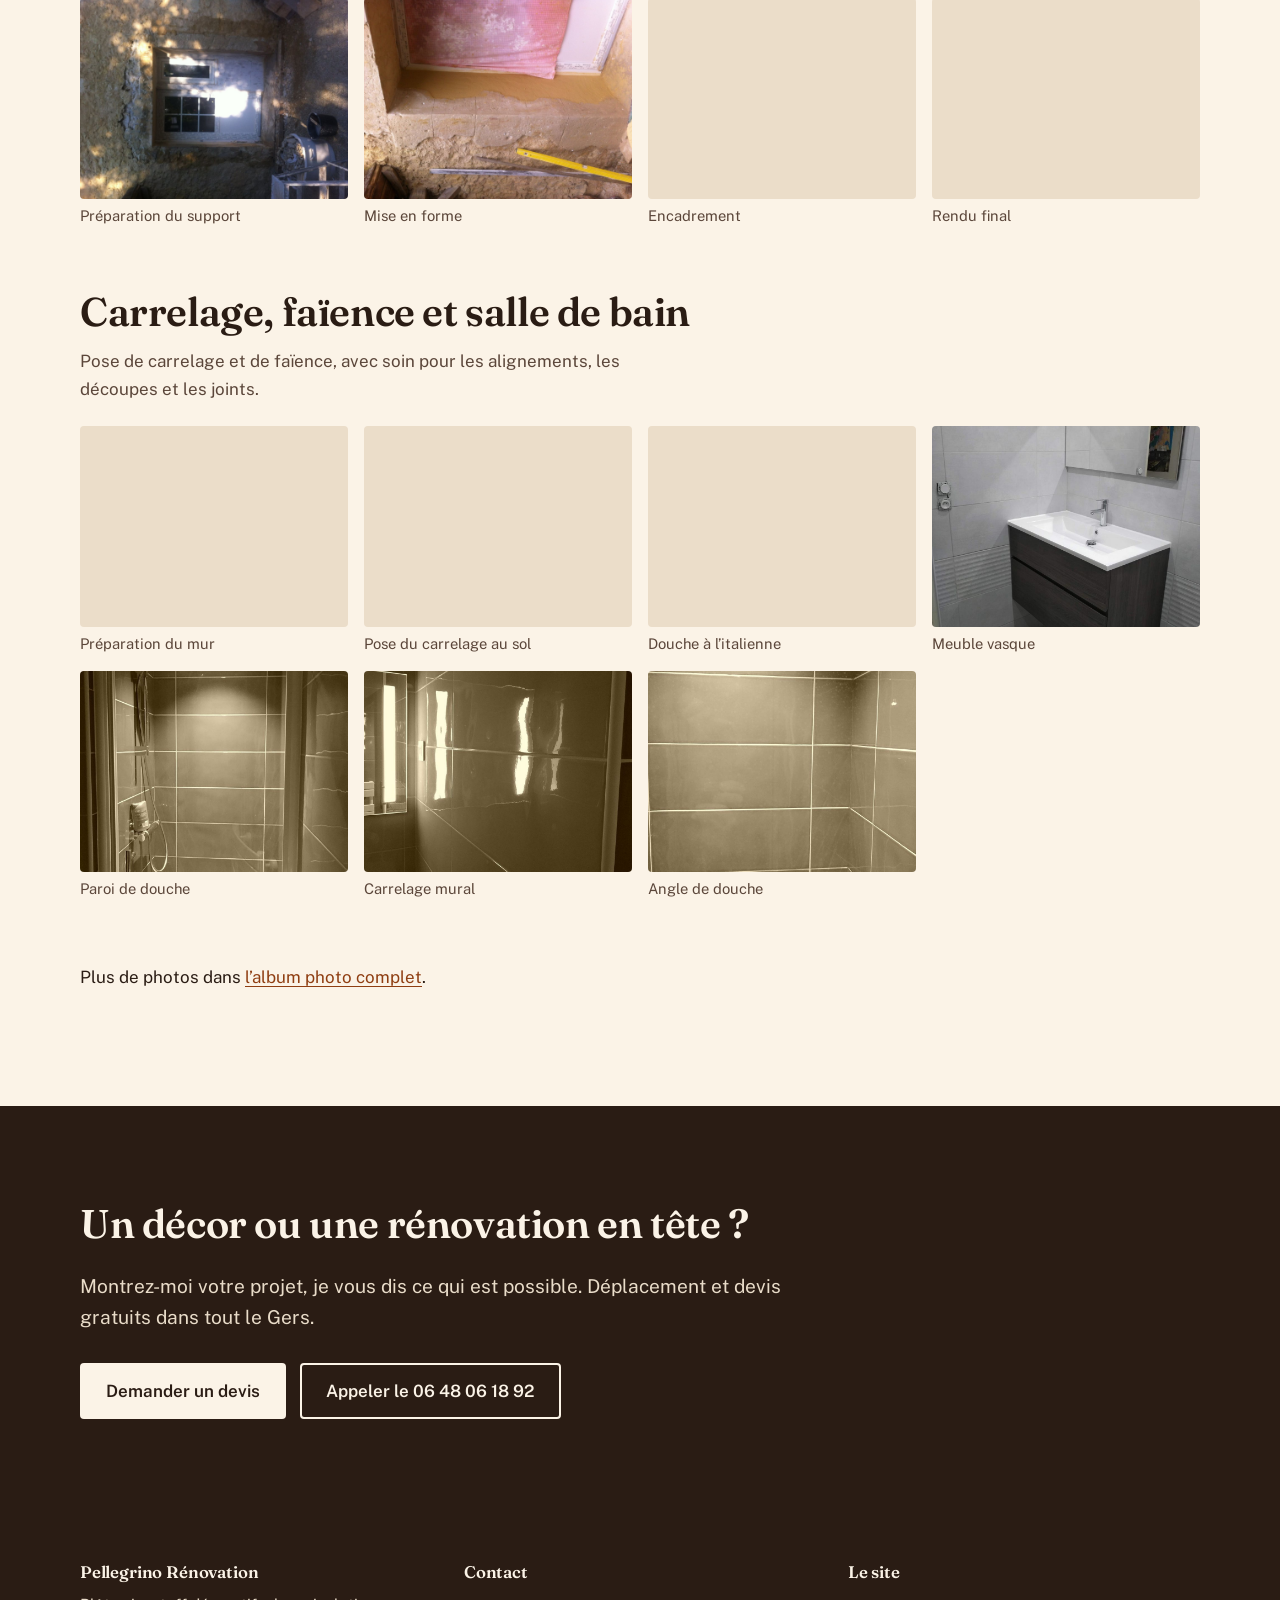
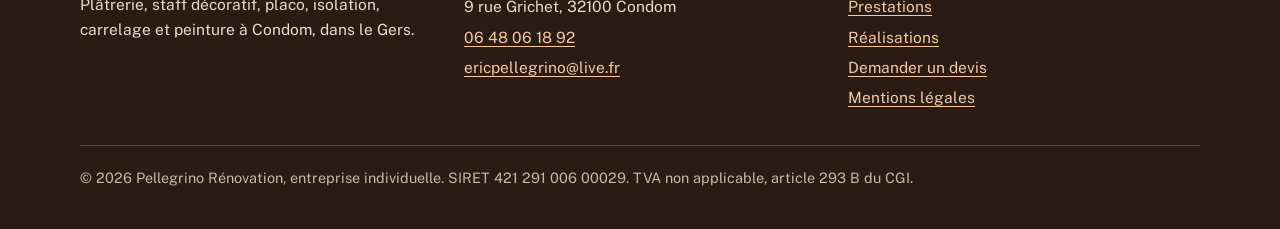
<file: realisations.html>
<!DOCTYPE html>
<html lang="fr">
<head>
<meta charset="utf-8">
<meta name="viewport" content="width=device-width, initial-scale=1">
<title>Réalisations — Pellegrino Rénovation, Condom (Gers)</title>
<meta name="description" content="Rosaces, corniches, bas-reliefs, restaurations, placo, isolation, mortier de chaux et carrelage : les chantiers de Pellegrino Rénovation dans le Gers.">
<meta name="theme-color" content="#B5541A">
<meta property="og:type" content="website">
<meta property="og:locale" content="fr_FR">
<meta property="og:site_name" content="Pellegrino Rénovation">
<meta property="og:title" content="Réalisations — Pellegrino Rénovation, Condom (Gers)">
<meta property="og:description" content="Rosaces, corniches, bas-reliefs, restaurations, placo, isolation, mortier de chaux et carrelage : les chantiers de Pellegrino Rénovation dans le Gers.">
<link rel="icon" href="favicon.svg" type="image/svg+xml">
<link rel="preconnect" href="https://fonts.googleapis.com">
<link rel="preconnect" href="https://fonts.gstatic.com" crossorigin>
<link rel="stylesheet" href="https://fonts.googleapis.com/css2?family=Fraunces:opsz,wght@9..144,400;9..144,600;9..144,700&family=Public+Sans:wght@400;500;600&display=swap">
<link rel="stylesheet" href="style.css">
<noscript><style>.fig[hidden],.press-media[hidden],.gallery-group[hidden]{display:block}</style></noscript>
<script src="script.js" defer></script>
</head>
<body>
<a class="skip" href="#contenu">Aller au contenu</a>
<header class="site-header">
  <div class="wrap bar">
    <a class="brand" href="index.html"><img src="favicon.svg" alt="" width="36" height="36"><span>Pellegrino Rénovation</span></a>
    <button class="nav-toggle" type="button" aria-expanded="false" aria-controls="nav">Menu</button>
    <nav id="nav" class="nav" aria-label="Navigation principale">
      <a href="index.html">Accueil</a>
      <a href="services.html">Prestations</a>
      <a href="realisations.html" aria-current="page">Réalisations</a>
      <a href="contact.html">Contact</a>
      <a class="btn btn-primary btn-small" href="devis.html">Demander un devis</a>
    </nav>
  </div>
</header>
<main id="contenu">
<section class="page-head">
  <div class="wrap">
    <h1>Réalisations</h1>
    <p class="lead">De vrais chantiers, de la fabrication à la pose, classés par type de travaux. Cliquez sur une photo pour l’agrandir.</p>
    <ul class="jump"><li><a href="#rosace">Création d’une rosace en plâtre</a></li><li><a href="#restauration-rosace">Restauration d’une rosace, Château de Fondelin</a></li><li><a href="#plafonds-anciens">Restauration de plafonds et de frises</a></li><li><a href="#corniches-labarthe">Corniches et staff, Château Labarthe</a></li><li><a href="#corniches">Corniches sur mesure</a></li><li><a href="#bas-reliefs">Bas-reliefs et sculpture</a></li><li><a href="#placo-plafonds">Placo, plafonds et cloisons</a></li><li><a href="#isolation">Isolation sous charpente</a></li><li><a href="#chaux-fausse-pierre">Mortier de chaux et fausse pierre</a></li><li><a href="#carrelage">Carrelage, faïence et salle de bain</a></li></ul>
  </div>
</section>
<section class="section" style="padding-top:1rem">
  <div class="wrap">
    <div class="gallery-group" id="rosace">
      <h2>Création d’une rosace en plâtre</h2>
      <p>Un travail réalisé pièce par pièce : préparation des éléments, assemblage, sculpture des détails et finitions.</p>
      <div class="gallery">
        <figure class="fig"><img src="rosace-01.jpg" alt="Assemblage des éléments — Création d’une rosace en plâtre" width="1280" height="720" loading="lazy" decoding="async"><figcaption>Assemblage des éléments</figcaption></figure>
        <figure class="fig"><img src="rosace-02.jpg" alt="Mise en forme de la rosace — Création d’une rosace en plâtre" width="1280" height="720" loading="lazy" decoding="async"><figcaption>Mise en forme de la rosace</figcaption></figure>
        <figure class="fig"><img src="rosace-03.jpg" alt="Détail sculpté — Création d’une rosace en plâtre" width="1280" height="720" loading="lazy" decoding="async"><figcaption>Détail sculpté</figcaption></figure>
        <figure class="fig"><img src="rosace-04.jpg" alt="Travail des ornements — Création d’une rosace en plâtre" width="1280" height="720" loading="lazy" decoding="async"><figcaption>Travail des ornements</figcaption></figure>
        <figure class="fig"><img src="rosace-05.jpg" alt="Sculpture des motifs — Création d’une rosace en plâtre" width="720" height="1280" loading="lazy" decoding="async"><figcaption>Sculpture des motifs</figcaption></figure>
        <figure class="fig"><img src="rosace-06.jpg" alt="Détail floral — Création d’une rosace en plâtre" width="720" height="1280" loading="lazy" decoding="async"><figcaption>Détail floral</figcaption></figure>
        <figure class="fig"><img src="rosace-07.jpg" alt="Finition des motifs — Création d’une rosace en plâtre" width="1280" height="720" loading="lazy" decoding="async"><figcaption>Finition des motifs</figcaption></figure>
        <figure class="fig"><img src="rosace-08.jpg" alt="Vue finale — Création d’une rosace en plâtre" width="720" height="1280" loading="lazy" decoding="async"><figcaption>Vue finale</figcaption></figure>
      </div>
    </div>
    <div class="gallery-group" id="restauration-rosace">
      <h2>Restauration d’une rosace, Château de Fondelin</h2>
      <p>Une rosace ancienne déposée, refaite en atelier, puis reposée au plafond.</p>
      <div class="gallery">
        <figure class="fig"><img src="restauration-rosace-01.jpg" alt="Avant la dépose — Restauration d’une rosace, Château de Fondelin" width="1280" height="960" loading="lazy" decoding="async"><figcaption>Avant la dépose</figcaption></figure>
        <figure class="fig"><img src="restauration-rosace-02.jpg" alt="Façonnage en atelier — Restauration d’une rosace, Château de Fondelin" width="1280" height="960" loading="lazy" decoding="async"><figcaption>Façonnage en atelier</figcaption></figure>
        <figure class="fig"><img src="restauration-rosace-03.jpg" alt="Corniche moulée — Restauration d’une rosace, Château de Fondelin" width="1280" height="960" loading="lazy" decoding="async"><figcaption>Corniche moulée</figcaption></figure>
        <figure class="fig"><img src="restauration-rosace-04.jpg" alt="Pose de la rosace — Restauration d’une rosace, Château de Fondelin" width="1280" height="960" loading="lazy" decoding="async"><figcaption>Pose de la rosace</figcaption></figure>
        <figure class="fig"><img src="restauration-rosace-05.jpg" alt="Rosace restaurée — Restauration d’une rosace, Château de Fondelin" width="1280" height="960" loading="lazy" decoding="async"><figcaption>Rosace restaurée</figcaption></figure>
      </div>
    </div>
    <div class="gallery-group" id="plafonds-anciens">
      <h2>Restauration de plafonds et de frises</h2>
      <p>Reprise des plafonds en plâtre et des frises dégradées, dans le respect des formes existantes.</p>
      <div class="gallery">
        <figure class="fig"><img src="plafonds-anciens-01.jpg" alt="Angle dégradé — Restauration de plafonds et de frises" width="1280" height="960" loading="lazy" decoding="async"><figcaption>Angle dégradé</figcaption></figure>
        <figure class="fig"><img src="plafonds-anciens-02.jpg" alt="Rosace dégradée — Restauration de plafonds et de frises" width="1280" height="960" loading="lazy" decoding="async"><figcaption>Rosace dégradée</figcaption></figure>
        <figure class="fig"><img src="plafonds-anciens-03.jpg" alt="Reprise du détail — Restauration de plafonds et de frises" width="1280" height="960" loading="lazy" decoding="async"><figcaption>Reprise du détail</figcaption></figure>
        <figure class="fig"><img src="plafonds-anciens-04.jpg" alt="Plafond en cours de reprise — Restauration de plafonds et de frises" width="1280" height="960" loading="lazy" decoding="async"><figcaption>Plafond en cours de reprise</figcaption></figure>
        <figure class="fig"><img src="plafonds-anciens-05.jpg" alt="Plafond restauré — Restauration de plafonds et de frises" width="1280" height="960" loading="lazy" decoding="async"><figcaption>Plafond restauré</figcaption></figure>
        <figure class="fig"><img src="plafonds-anciens-06.jpg" alt="Frise sculptée — Restauration de plafonds et de frises" width="1280" height="960" loading="lazy" decoding="async"><figcaption>Frise sculptée</figcaption></figure>
      </div>
    </div>
    <div class="gallery-group" id="corniches-labarthe">
      <h2>Corniches et staff, Château Labarthe</h2>
      <p>De la fabrication des profils en atelier à la pose et aux finitions au plafond.</p>
      <div class="gallery">
        <figure class="fig"><img src="corniches-labarthe-01.jpg" alt="Le château — Corniches et staff, Château Labarthe" width="960" height="1280" loading="lazy" decoding="async"><figcaption>Le château</figcaption></figure>
        <figure class="fig"><img src="corniches-labarthe-02.jpg" alt="Moulures préparées en atelier — Corniches et staff, Château Labarthe" width="960" height="1280" loading="lazy" decoding="async"><figcaption>Moulures préparées en atelier</figcaption></figure>
        <figure class="fig"><img src="corniches-labarthe-03.jpg" alt="Moule de staff — Corniches et staff, Château Labarthe" width="960" height="1280" loading="lazy" decoding="async"><figcaption>Moule de staff</figcaption></figure>
        <figure class="fig"><img src="corniches-labarthe-04.jpg" alt="Séchage des profils — Corniches et staff, Château Labarthe" width="1280" height="960" loading="lazy" decoding="async"><figcaption>Séchage des profils</figcaption></figure>
        <figure class="fig"><img src="corniches-labarthe-05.jpg" alt="Contrôle des profils — Corniches et staff, Château Labarthe" width="1280" height="960" loading="lazy" decoding="async"><figcaption>Contrôle des profils</figcaption></figure>
        <figure class="fig"><img src="corniches-labarthe-06.jpg" alt="Ossature du plafond — Corniches et staff, Château Labarthe" width="1280" height="960" loading="lazy" decoding="async"><figcaption>Ossature du plafond</figcaption></figure>
        <figure class="fig"><img src="corniches-labarthe-07.jpg" alt="Pose en cours — Corniches et staff, Château Labarthe" width="1280" height="960" loading="lazy" decoding="async"><figcaption>Pose en cours</figcaption></figure>
        <figure class="fig"><img src="corniches-labarthe-08.jpg" alt="Raccord d’angle — Corniches et staff, Château Labarthe" width="1280" height="960" loading="lazy" decoding="async"><figcaption>Raccord d’angle</figcaption></figure>
        <figure class="fig"><img src="corniches-labarthe-09.jpg" alt="Finition d’angle — Corniches et staff, Château Labarthe" width="1280" height="960" loading="lazy" decoding="async"><figcaption>Finition d’angle</figcaption></figure>
        <figure class="fig"><img src="corniches-labarthe-10.jpg" alt="Plafond terminé — Corniches et staff, Château Labarthe" width="1280" height="960" loading="lazy" decoding="async"><figcaption>Plafond terminé</figcaption></figure>
      </div>
    </div>
    <div class="gallery-group" id="corniches">
      <h2>Corniches sur mesure</h2>
      <p>Relevé du profil, fabrication, pose et reprise des corniches anciennes.</p>
      <div class="gallery">
        <figure class="fig"><img src="corniches-01.jpg" alt="Corniche dégradée — Corniches sur mesure" width="1280" height="720" loading="lazy" decoding="async"><figcaption>Corniche dégradée</figcaption></figure>
        <figure class="fig"><img src="corniches-02.jpg" alt="Moulage en atelier — Corniches sur mesure" width="1280" height="720" loading="lazy" decoding="async"><figcaption>Moulage en atelier</figcaption></figure>
        <figure class="fig"><img src="corniches-03.jpg" alt="Corniche restaurée — Corniches sur mesure" width="720" height="1280" loading="lazy" decoding="async"><figcaption>Corniche restaurée</figcaption></figure>
        <figure class="fig"><img src="corniches-04.jpg" alt="Rosace et corniche — Corniches sur mesure" width="1280" height="720" loading="lazy" decoding="async"><figcaption>Rosace et corniche</figcaption></figure>
        <figure class="fig"><img src="corniches-05.jpg" alt="Corniche en vue longue — Corniches sur mesure" width="1280" height="720" loading="lazy" decoding="async"><figcaption>Corniche en vue longue</figcaption></figure>
        <figure class="fig"><img src="corniches-06.jpg" alt="Couloir avant travaux — Corniches sur mesure" width="1280" height="960" loading="lazy" decoding="async"><figcaption>Couloir avant travaux</figcaption></figure>
        <figure class="fig"><img src="corniches-07.jpg" alt="Couloir en cours — Corniches sur mesure" width="960" height="1280" loading="lazy" decoding="async"><figcaption>Couloir en cours</figcaption></figure>
        <figure class="fig"><img src="corniches-08.jpg" alt="Couloir terminé — Corniches sur mesure" width="1280" height="960" loading="lazy" decoding="async"><figcaption>Couloir terminé</figcaption></figure>
      </div>
    </div>
    <div class="gallery-group" id="bas-reliefs">
      <h2>Bas-reliefs et sculpture</h2>
      <p>Consoles de cheminée, pilastres et plaques sculptés à la main.</p>
      <div class="gallery">
        <figure class="fig"><img src="bas-reliefs-01.jpg" alt="Cartouche sculpté — Bas-reliefs et sculpture" width="1280" height="463" loading="lazy" decoding="async"><figcaption>Cartouche sculpté</figcaption></figure>
        <figure class="fig"><img src="bas-reliefs-02.jpg" alt="Pilastre — Bas-reliefs et sculpture" width="720" height="1280" loading="lazy" decoding="async"><figcaption>Pilastre</figcaption></figure>
        <figure class="fig"><img src="bas-reliefs-03.jpg" alt="Détail du pilastre — Bas-reliefs et sculpture" width="720" height="1280" loading="lazy" decoding="async"><figcaption>Détail du pilastre</figcaption></figure>
        <figure class="fig"><img src="bas-reliefs-04.jpg" alt="Angle de la console — Bas-reliefs et sculpture" width="720" height="1280" loading="lazy" decoding="async"><figcaption>Angle de la console</figcaption></figure>
        <figure class="fig"><img src="bas-reliefs-05.jpg" alt="Corniche de la console — Bas-reliefs et sculpture" width="1280" height="720" loading="lazy" decoding="async"><figcaption>Corniche de la console</figcaption></figure>
        <figure class="fig"><img src="bas-reliefs-06.jpg" alt="Assemblage à blanc — Bas-reliefs et sculpture" width="1280" height="720" loading="lazy" decoding="async"><figcaption>Assemblage à blanc</figcaption></figure>
        <figure class="fig"><img src="bas-reliefs-07.jpg" alt="Croix occitane sculptée — Bas-reliefs et sculpture" width="1280" height="960" loading="lazy" decoding="async"><figcaption>Croix occitane sculptée</figcaption></figure>
        <figure class="fig"><img src="bas-reliefs-08.jpg" alt="Plaque de lieu-dit en staff — Bas-reliefs et sculpture" width="1280" height="960" loading="lazy" decoding="async"><figcaption>Plaque de lieu-dit en staff</figcaption></figure>
      </div>
    </div>
    <div class="gallery-group" id="placo-plafonds">
      <h2>Placo, plafonds et cloisons</h2>
      <p>Plafonds à caissons, cloisons, doublages et enduit plâtre traditionnel.</p>
      <div class="gallery">
        <figure class="fig"><img src="placo-plafonds-01.jpg" alt="Plafond à caissons et cheminée — Placo, plafonds et cloisons" width="1280" height="960" loading="lazy" decoding="async"><figcaption>Plafond à caissons et cheminée</figcaption></figure>
        <figure class="fig"><img src="placo-plafonds-02.jpg" alt="Détail des caissons — Placo, plafonds et cloisons" width="1280" height="960" loading="lazy" decoding="async"><figcaption>Détail des caissons</figcaption></figure>
        <figure class="fig"><img src="placo-plafonds-03.jpg" alt="Couloir à caissons — Placo, plafonds et cloisons" width="960" height="1280" loading="lazy" decoding="async"><figcaption>Couloir à caissons</figcaption></figure>
        <figure class="fig"><img src="placo-plafonds-04.jpg" alt="Jonctions de plafond — Placo, plafonds et cloisons" width="1200" height="1200" loading="lazy" decoding="async"><figcaption>Jonctions de plafond</figcaption></figure>
        <figure class="fig"><img src="placo-plafonds-05.jpg" alt="Angle de plafond — Placo, plafonds et cloisons" width="1200" height="1200" loading="lazy" decoding="async"><figcaption>Angle de plafond</figcaption></figure>
        <figure class="fig"><img src="placo-plafonds-06.jpg" alt="Plaques de cloison — Placo, plafonds et cloisons" width="1200" height="1200" loading="lazy" decoding="async"><figcaption>Plaques de cloison</figcaption></figure>
        <figure class="fig"><img src="placo-plafonds-07.jpg" alt="Enduit et jointoiement — Placo, plafonds et cloisons" width="1200" height="1200" loading="lazy" decoding="async"><figcaption>Enduit et jointoiement</figcaption></figure>
        <figure class="fig"><img src="placo-plafonds-08.jpg" alt="Rénovation de séjour — Placo, plafonds et cloisons" width="1280" height="960" loading="lazy" decoding="async"><figcaption>Rénovation de séjour</figcaption></figure>
        <figure class="fig"><img src="placo-plafonds-09.jpg" alt="Plafond et décor en plâtre — Placo, plafonds et cloisons" width="1280" height="960" loading="lazy" decoding="async"><figcaption>Plafond et décor en plâtre</figcaption></figure>
        <figure class="fig"><img src="placo-plafonds-10.jpg" alt="Enduit plâtre traditionnel — Placo, plafonds et cloisons" width="1280" height="1280" loading="lazy" decoding="async"><figcaption>Enduit plâtre traditionnel</figcaption></figure>
      </div>
    </div>
    <div class="gallery-group" id="isolation">
      <h2>Isolation sous charpente</h2>
      <p>Pose de l’isolant, habillage en plaques de plâtre et finitions du plafond rampant.</p>
      <div class="gallery">
        <figure class="fig"><img src="isolation-01.jpg" alt="Avant travaux — Isolation sous charpente" width="1280" height="960" loading="lazy" decoding="async"><figcaption>Avant travaux</figcaption></figure>
        <figure class="fig"><img src="isolation-02.jpg" alt="Pose de l’isolant — Isolation sous charpente" width="960" height="1280" loading="lazy" decoding="async"><figcaption>Pose de l’isolant</figcaption></figure>
        <figure class="fig"><img src="isolation-03.jpg" alt="Habillage en plaques de plâtre — Isolation sous charpente" width="1280" height="960" loading="lazy" decoding="async"><figcaption>Habillage en plaques de plâtre</figcaption></figure>
        <figure class="fig"><img src="isolation-04.jpg" alt="Plafond incliné — Isolation sous charpente" width="1280" height="960" loading="lazy" decoding="async"><figcaption>Plafond incliné</figcaption></figure>
        <figure class="fig"><img src="isolation-05.jpg" alt="Vue d’ensemble — Isolation sous charpente" width="1280" height="960" loading="lazy" decoding="async"><figcaption>Vue d’ensemble</figcaption></figure>
      </div>
    </div>
    <div class="gallery-group" id="chaux-fausse-pierre">
      <h2>Mortier de chaux et fausse pierre</h2>
      <p>Un chantier de mortier de chaux avec un aspect fausse pierre, de la préparation au rendu final.</p>
      <div class="gallery">
        <figure class="fig"><img src="chaux-fausse-pierre-01.jpg" alt="Préparation du support — Mortier de chaux et fausse pierre" width="1280" height="956" loading="lazy" decoding="async"><figcaption>Préparation du support</figcaption></figure>
        <figure class="fig"><img src="chaux-fausse-pierre-02.jpg" alt="Mise en forme — Mortier de chaux et fausse pierre" width="1280" height="956" loading="lazy" decoding="async"><figcaption>Mise en forme</figcaption></figure>
        <figure class="fig"><img src="chaux-fausse-pierre-03.jpg" alt="Encadrement — Mortier de chaux et fausse pierre" width="1280" height="956" loading="lazy" decoding="async"><figcaption>Encadrement</figcaption></figure>
        <figure class="fig"><img src="chaux-fausse-pierre-04.jpg" alt="Rendu final — Mortier de chaux et fausse pierre" width="1280" height="956" loading="lazy" decoding="async"><figcaption>Rendu final</figcaption></figure>
      </div>
    </div>
    <div class="gallery-group" id="carrelage">
      <h2>Carrelage, faïence et salle de bain</h2>
      <p>Pose de carrelage et de faïence, avec soin pour les alignements, les découpes et les joints.</p>
      <div class="gallery">
        <figure class="fig"><img src="carrelage-01.jpg" alt="Préparation du mur — Carrelage, faïence et salle de bain" width="720" height="1280" loading="lazy" decoding="async"><figcaption>Préparation du mur</figcaption></figure>
        <figure class="fig"><img src="carrelage-02.jpg" alt="Pose du carrelage au sol — Carrelage, faïence et salle de bain" width="1280" height="960" loading="lazy" decoding="async"><figcaption>Pose du carrelage au sol</figcaption></figure>
        <figure class="fig"><img src="carrelage-03.jpg" alt="Douche à l’italienne — Carrelage, faïence et salle de bain" width="1280" height="960" loading="lazy" decoding="async"><figcaption>Douche à l’italienne</figcaption></figure>
        <figure class="fig"><img src="carrelage-04.jpg" alt="Meuble vasque — Carrelage, faïence et salle de bain" width="960" height="1280" loading="lazy" decoding="async"><figcaption>Meuble vasque</figcaption></figure>
        <figure class="fig"><img src="carrelage-05.jpg" alt="Paroi de douche — Carrelage, faïence et salle de bain" width="960" height="1280" loading="lazy" decoding="async"><figcaption>Paroi de douche</figcaption></figure>
        <figure class="fig"><img src="carrelage-06.jpg" alt="Carrelage mural — Carrelage, faïence et salle de bain" width="960" height="1280" loading="lazy" decoding="async"><figcaption>Carrelage mural</figcaption></figure>
        <figure class="fig"><img src="carrelage-07.jpg" alt="Angle de douche — Carrelage, faïence et salle de bain" width="960" height="1280" loading="lazy" decoding="async"><figcaption>Angle de douche</figcaption></figure>
      </div>
    </div>
    <p>Plus de photos dans <a href="https://goo.gl/photos/kuyufdh3DnA1XkJJ9">l’album photo complet</a>.</p>
  </div>
</section>
<dialog id="lightbox" class="lightbox" aria-label="Photo agrandie">
  <img alt="">
  <button type="button" class="btn btn-light btn-small">Fermer</button>
</dialog>

<section class="section section-ink">
  <div class="wrap">
    <h2>Un décor ou une rénovation en tête ?</h2>
    <p class="lead">Montrez-moi votre projet, je vous dis ce qui est possible. Déplacement et devis gratuits dans tout le Gers.</p>
    <div class="actions">
      <a class="btn btn-light" href="devis.html">Demander un devis</a>
      <a class="btn btn-ghost-light" href="tel:+33648061892">Appeler le 06 48 06 18 92</a>
    </div>
  </div>
</section>
</main>
<footer class="site-footer">
  <div class="wrap">
    <div class="foot-grid">
      <div>
        <h2>Pellegrino Rénovation</h2>
        <p>Plâtrerie, staff décoratif, placo, isolation, carrelage et peinture à Condom, dans le Gers.</p>
      </div>
      <div>
        <h2>Contact</h2>
        <ul>
          <li>9 rue Grichet, 32100 Condom</li>
          <li><a href="tel:+33648061892">06 48 06 18 92</a></li>
          <li><a href="mailto:ericpellegrino@live.fr">ericpellegrino@live.fr</a></li>
        </ul>
      </div>
      <div>
        <h2>Le site</h2>
        <ul>
          <li><a href="services.html">Prestations</a></li>
          <li><a href="realisations.html">Réalisations</a></li>
          <li><a href="devis.html">Demander un devis</a></li>
          <li><a href="contact.html#mentions">Mentions légales</a></li>
        </ul>
      </div>
    </div>
    <p class="foot-bottom">© 2026 Pellegrino Rénovation, entreprise individuelle. SIRET 421 291 006 00029. TVA non applicable, article 293 B du CGI.</p>
  </div>
</footer>
</body>
</html>
</file>
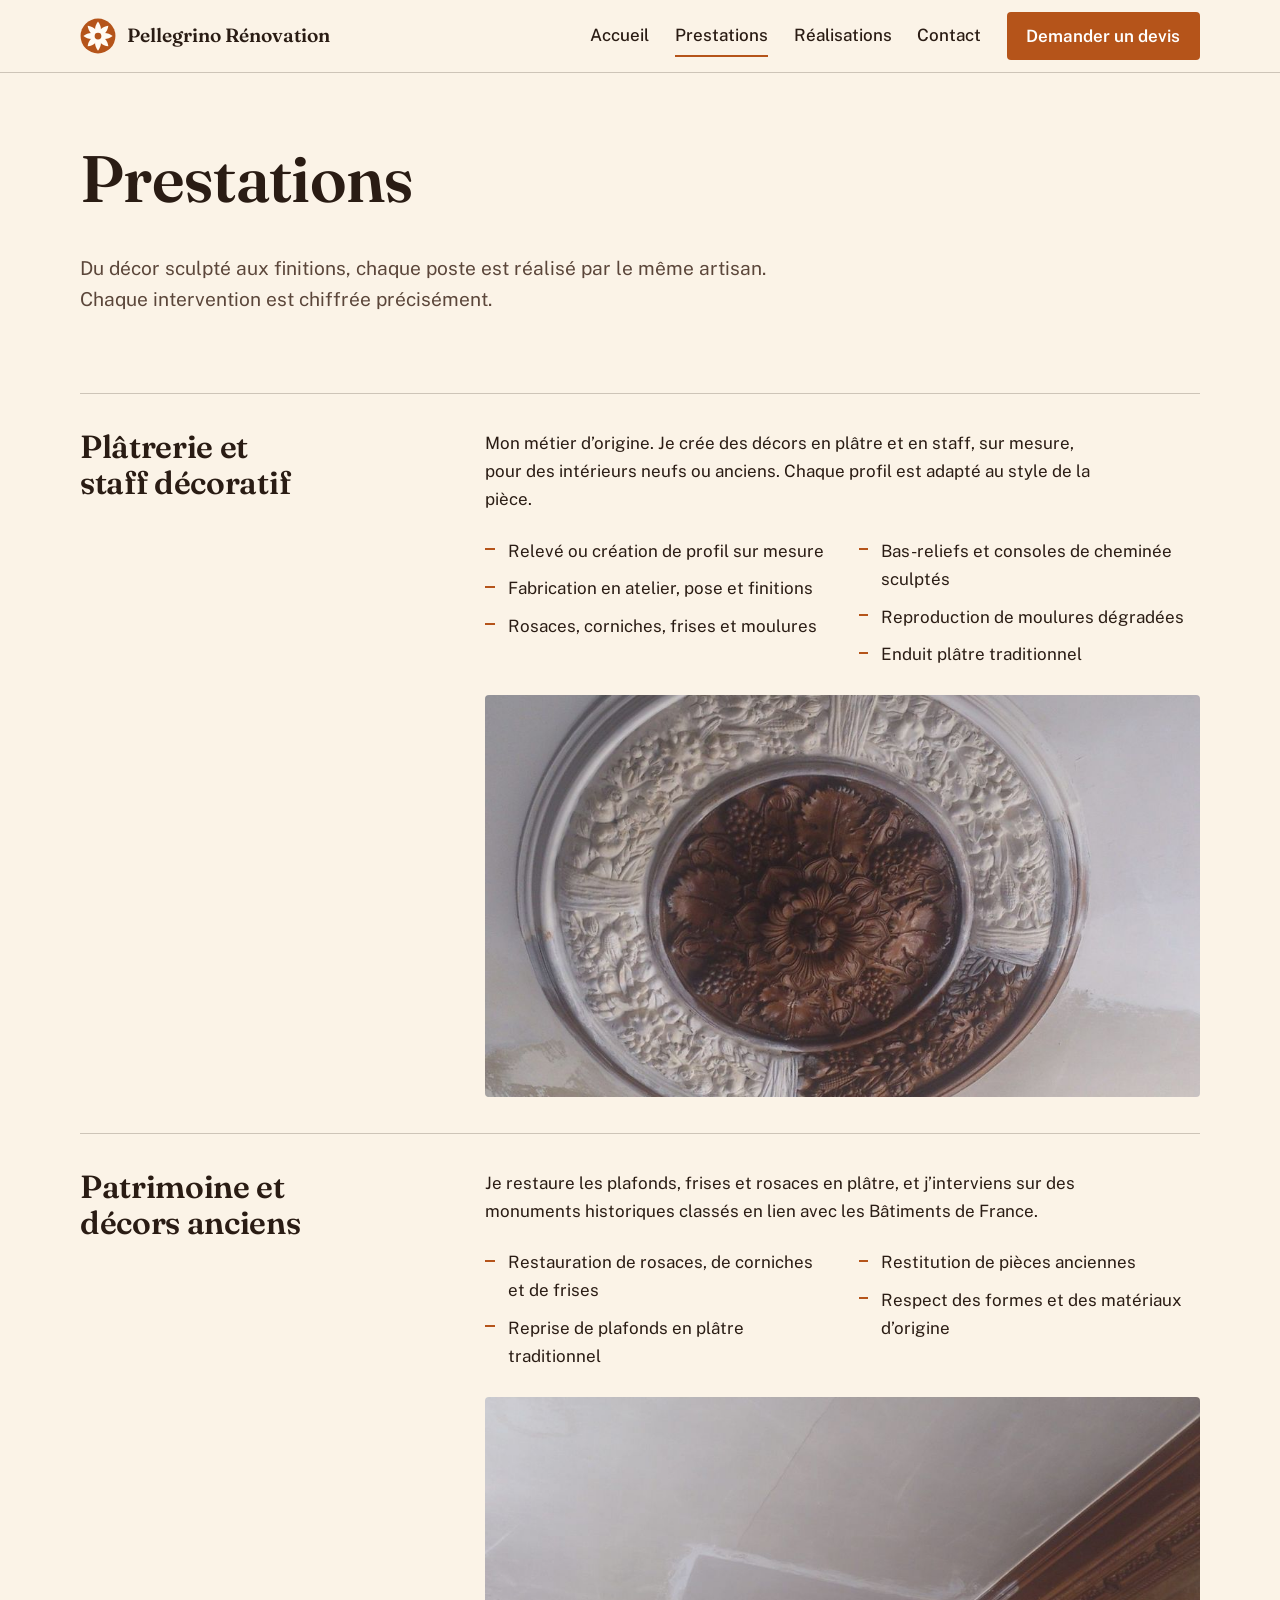
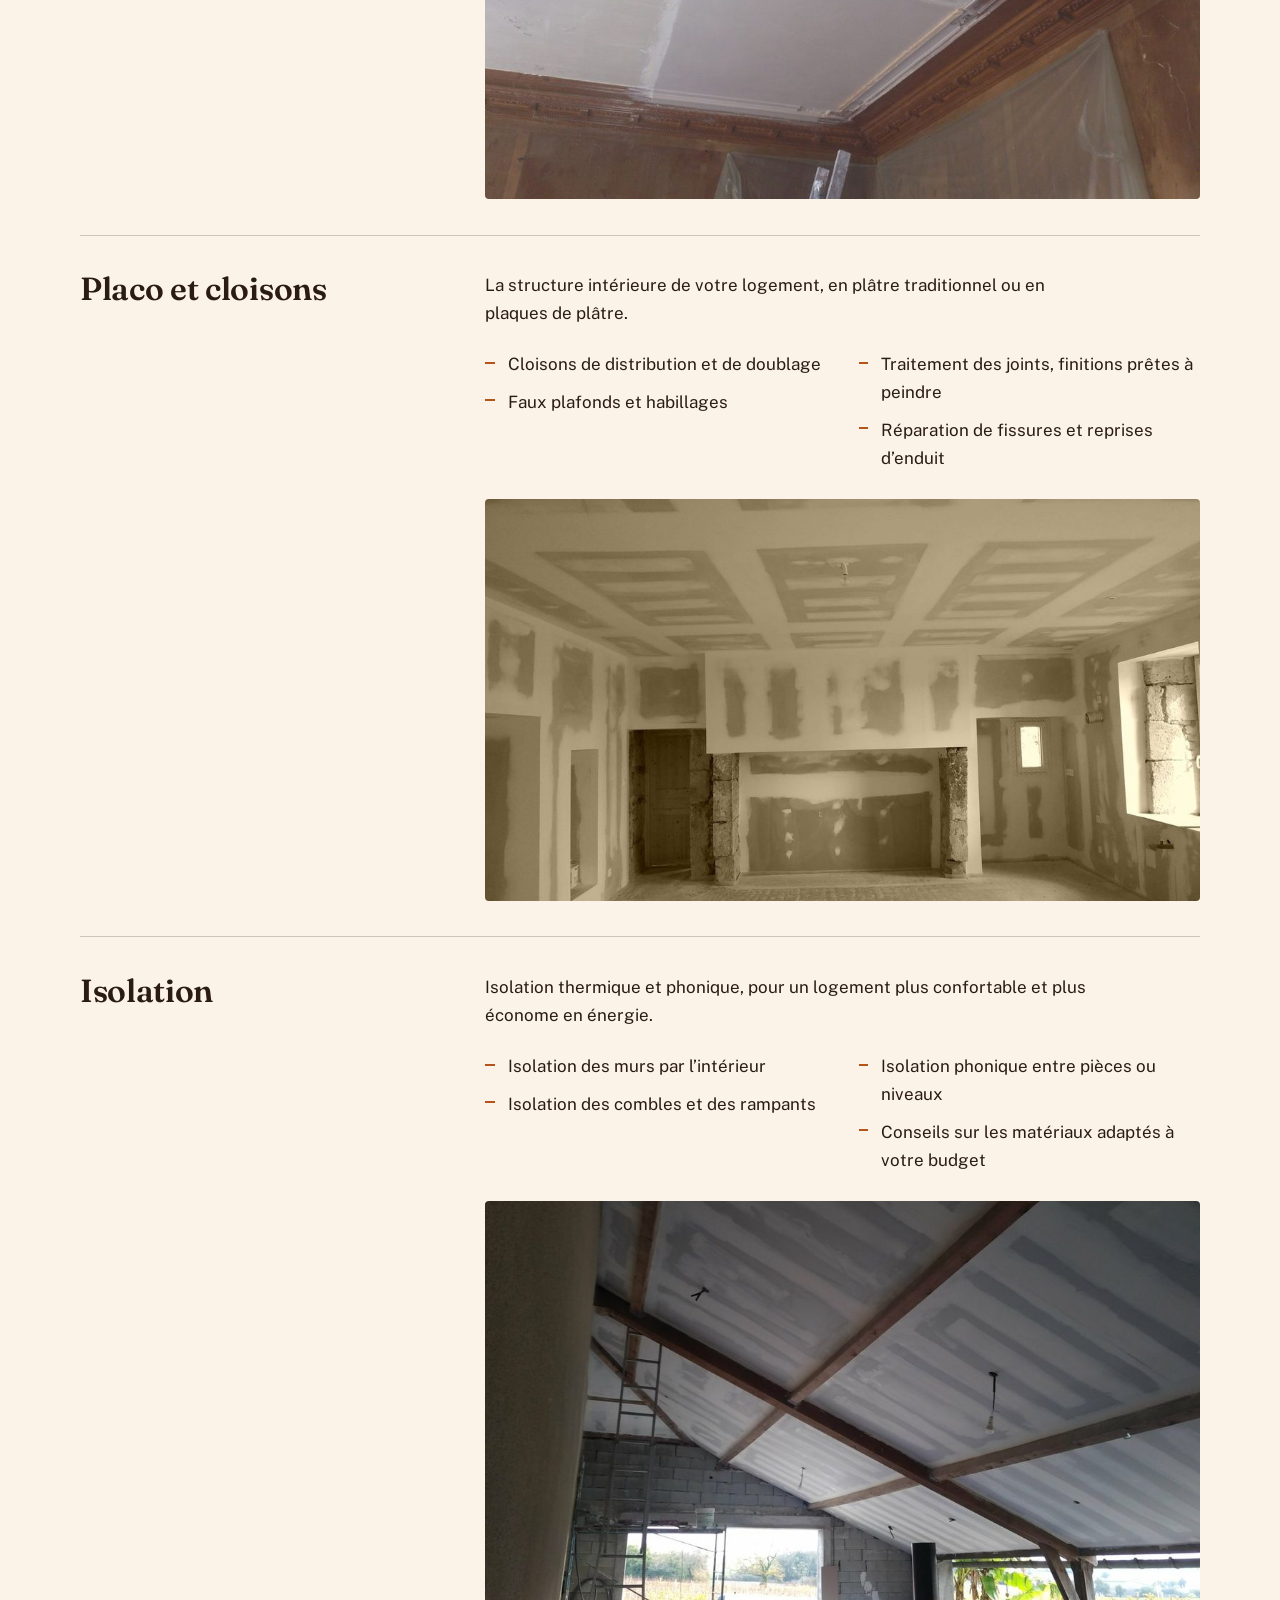
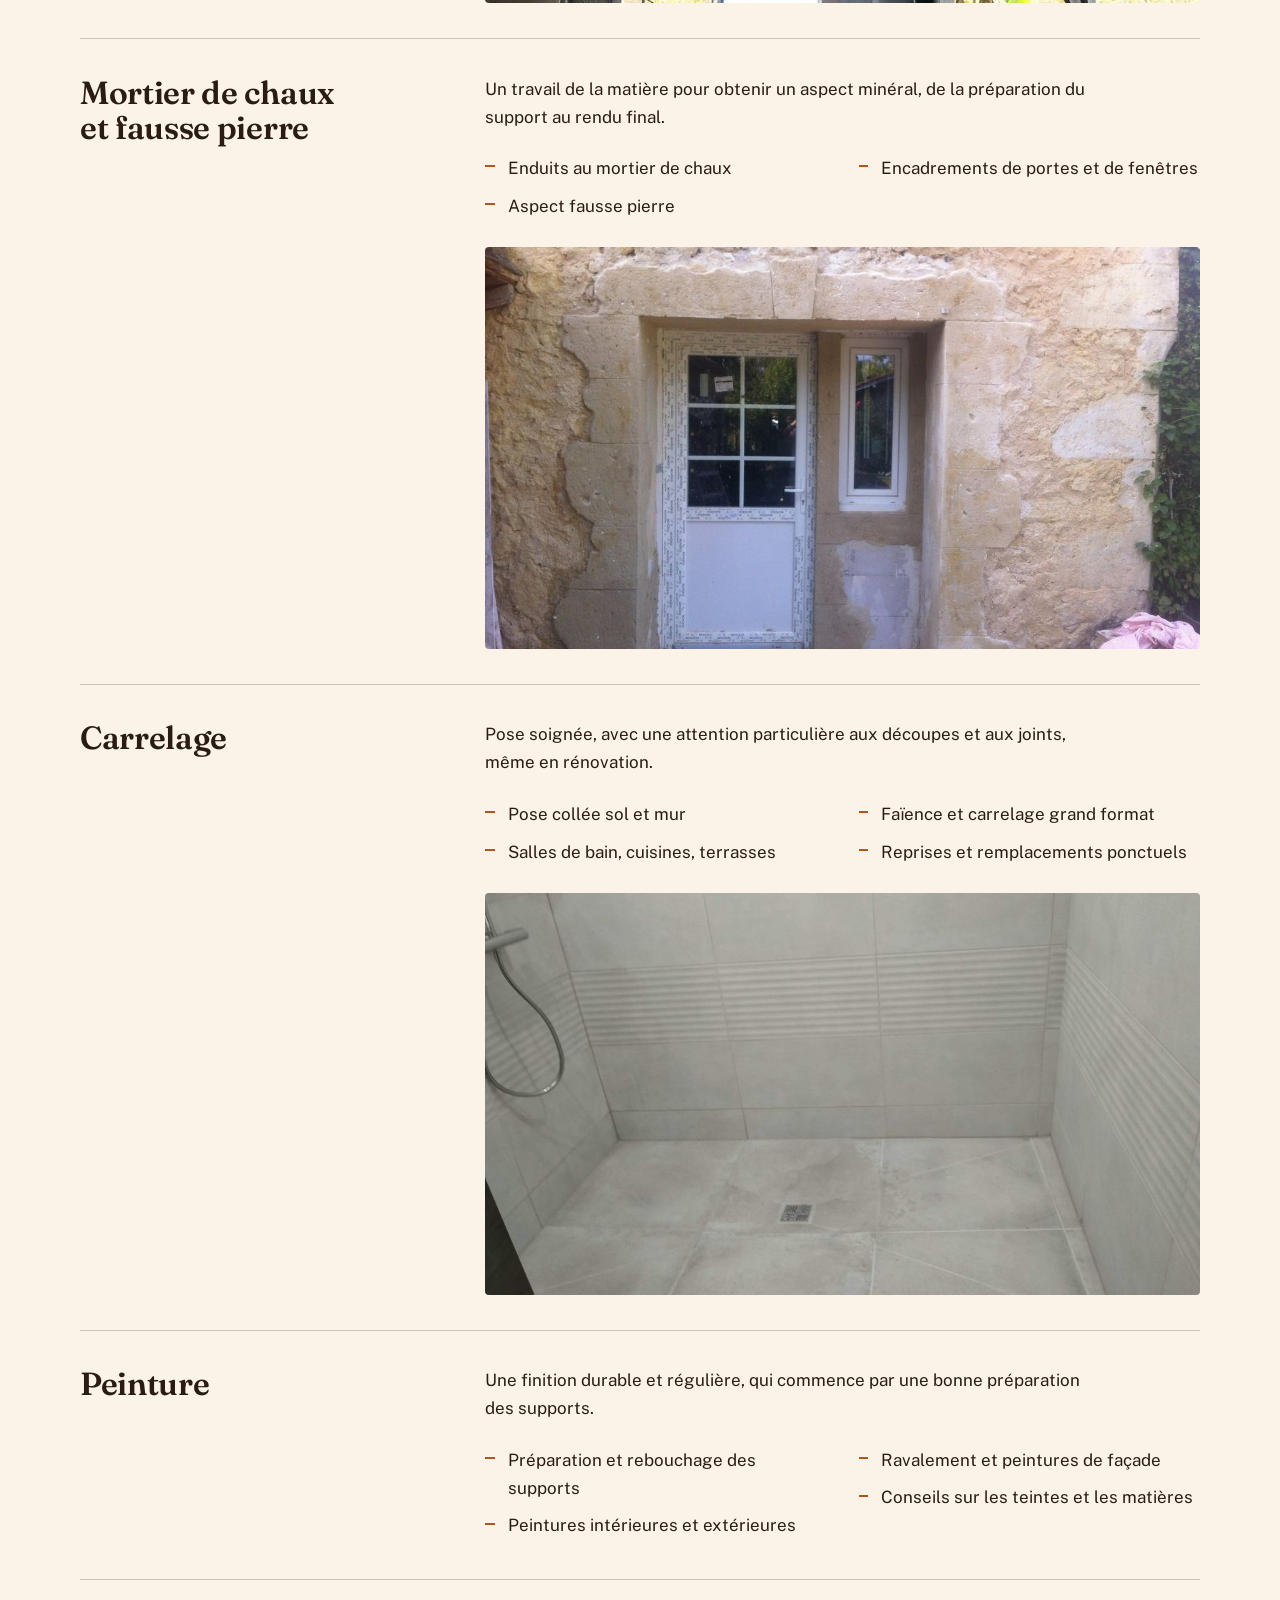
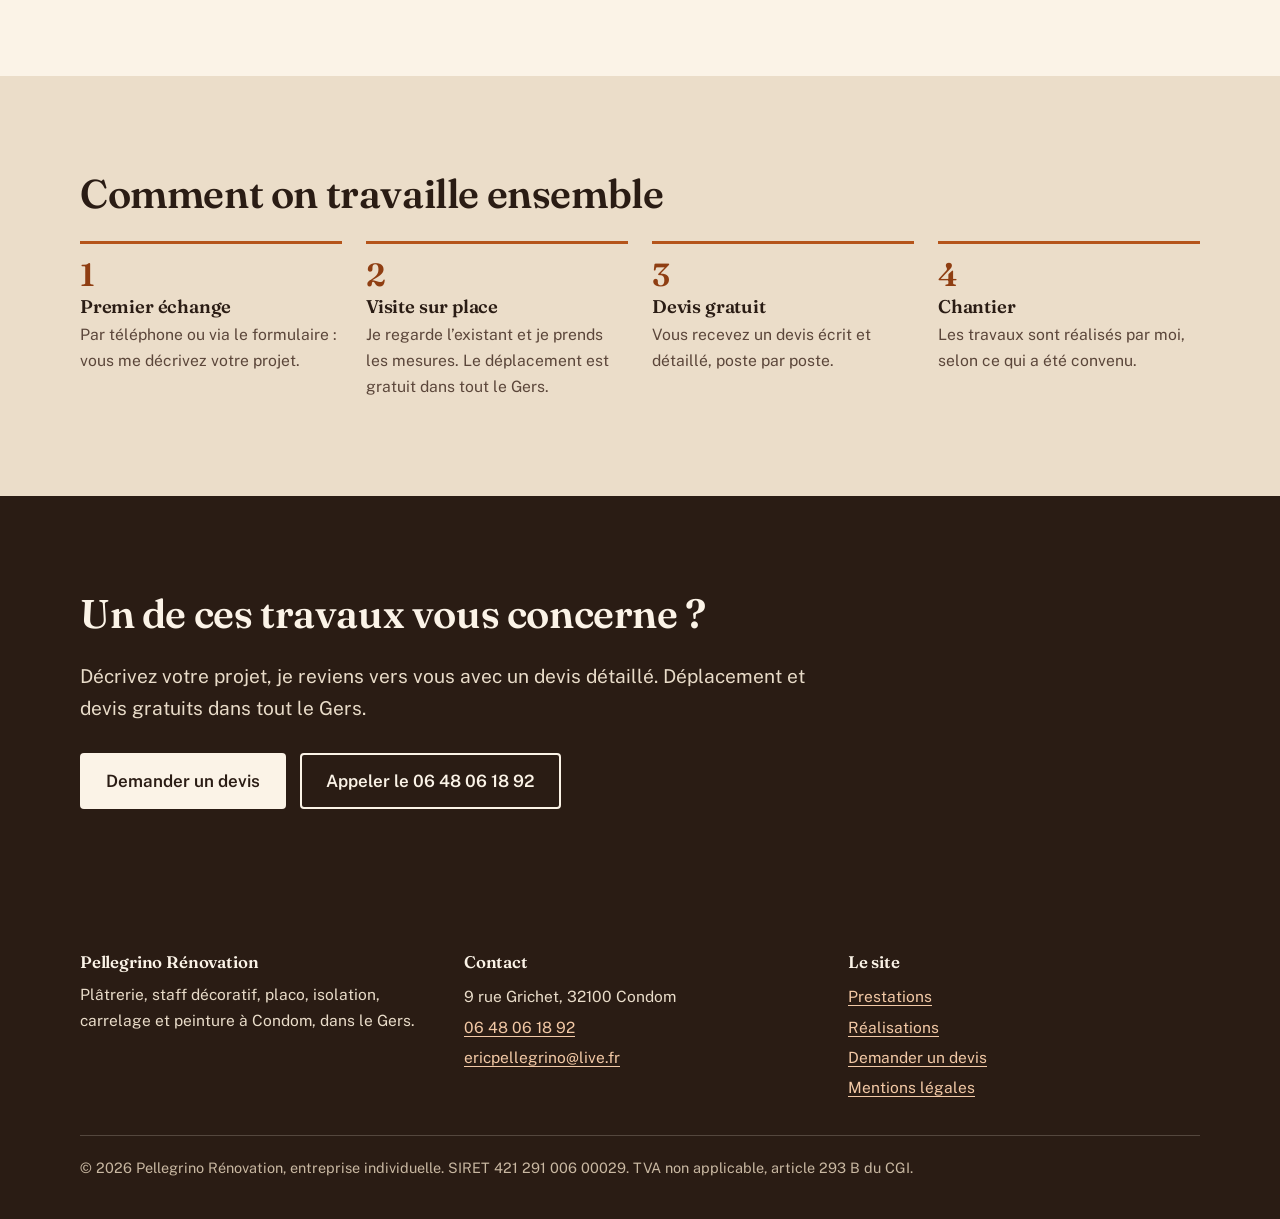
<file: services.html>
<!DOCTYPE html>
<html lang="fr">
<head>
<meta charset="utf-8">
<meta name="viewport" content="width=device-width, initial-scale=1">
<title>Prestations — Pellegrino Rénovation, Condom (Gers)</title>
<meta name="description" content="Plâtrerie et staff décoratif, restauration de décors anciens, placo, isolation, mortier de chaux, carrelage et peinture dans tout le Gers.">
<meta name="theme-color" content="#B5541A">
<meta property="og:type" content="website">
<meta property="og:locale" content="fr_FR">
<meta property="og:site_name" content="Pellegrino Rénovation">
<meta property="og:title" content="Prestations — Pellegrino Rénovation, Condom (Gers)">
<meta property="og:description" content="Plâtrerie et staff décoratif, restauration de décors anciens, placo, isolation, mortier de chaux, carrelage et peinture dans tout le Gers.">
<link rel="icon" href="favicon.svg" type="image/svg+xml">
<link rel="preconnect" href="https://fonts.googleapis.com">
<link rel="preconnect" href="https://fonts.gstatic.com" crossorigin>
<link rel="stylesheet" href="https://fonts.googleapis.com/css2?family=Fraunces:opsz,wght@9..144,400;9..144,600;9..144,700&family=Public+Sans:wght@400;500;600&display=swap">
<link rel="stylesheet" href="style.css">
<noscript><style>.fig[hidden],.press-media[hidden],.gallery-group[hidden]{display:block}</style></noscript>
<script src="script.js" defer></script>
</head>
<body>
<a class="skip" href="#contenu">Aller au contenu</a>
<header class="site-header">
  <div class="wrap bar">
    <a class="brand" href="index.html"><img src="favicon.svg" alt="" width="36" height="36"><span>Pellegrino Rénovation</span></a>
    <button class="nav-toggle" type="button" aria-expanded="false" aria-controls="nav">Menu</button>
    <nav id="nav" class="nav" aria-label="Navigation principale">
      <a href="index.html">Accueil</a>
      <a href="services.html" aria-current="page">Prestations</a>
      <a href="realisations.html">Réalisations</a>
      <a href="contact.html">Contact</a>
      <a class="btn btn-primary btn-small" href="devis.html">Demander un devis</a>
    </nav>
  </div>
</header>
<main id="contenu">
<section class="page-head">
  <div class="wrap">
    <h1>Prestations</h1>
    <p class="lead">Du décor sculpté aux finitions, chaque poste est réalisé par le même artisan. Chaque intervention est chiffrée précisément.</p>
  </div>
</section>
<section class="section" style="padding-top:1rem">
  <div class="wrap rows">
  <div class="row" id="platrerie-staff">
    <h2>Plâtrerie et staff décoratif</h2>
    <div>
      <p>Mon métier d’origine. Je crée des décors en plâtre et en staff, sur mesure, pour des intérieurs neufs ou anciens. Chaque profil est adapté au style de la pièce.</p>
      <ul class="ticks"><li>Relevé ou création de profil sur mesure</li><li>Fabrication en atelier, pose et finitions</li><li>Rosaces, corniches, frises et moulures</li><li>Bas-reliefs et consoles de cheminée sculptés</li><li>Reproduction de moulures dégradées</li><li>Enduit plâtre traditionnel</li></ul>
      <figure class="row-photo"><img src="prestation-platrerie-staff.jpg" alt="Rosace en plâtre restaurée" width="1000" height="750" loading="lazy" decoding="async"></figure>
    </div>
  </div>
  <div class="row" id="patrimoine">
    <h2>Patrimoine et décors anciens</h2>
    <div>
      <p>Je restaure les plafonds, frises et rosaces en plâtre, et j’interviens sur des monuments historiques classés en lien avec les Bâtiments de France.</p>
      <ul class="ticks"><li>Restauration de rosaces, de corniches et de frises</li><li>Reprise de plafonds en plâtre traditionnel</li><li>Restitution de pièces anciennes</li><li>Respect des formes et des matériaux d’origine</li></ul>
      <figure class="row-photo"><img src="prestation-patrimoine.jpg" alt="Plafond ancien restauré" width="1000" height="750" loading="lazy" decoding="async"></figure>
    </div>
  </div>
  <div class="row" id="placo">
    <h2>Placo et cloisons</h2>
    <div>
      <p>La structure intérieure de votre logement, en plâtre traditionnel ou en plaques de plâtre.</p>
      <ul class="ticks"><li>Cloisons de distribution et de doublage</li><li>Faux plafonds et habillages</li><li>Traitement des joints, finitions prêtes à peindre</li><li>Réparation de fissures et reprises d’enduit</li></ul>
      <figure class="row-photo"><img src="prestation-placo.jpg" alt="Plafond à caissons en plaques de plâtre" width="1000" height="750" loading="lazy" decoding="async"></figure>
    </div>
  </div>
  <div class="row" id="isolation">
    <h2>Isolation</h2>
    <div>
      <p>Isolation thermique et phonique, pour un logement plus confortable et plus économe en énergie.</p>
      <ul class="ticks"><li>Isolation des murs par l’intérieur</li><li>Isolation des combles et des rampants</li><li>Isolation phonique entre pièces ou niveaux</li><li>Conseils sur les matériaux adaptés à votre budget</li></ul>
      <figure class="row-photo"><img src="prestation-isolation.jpg" alt="Isolation sous charpente et habillage de plafond" width="1000" height="750" loading="lazy" decoding="async"></figure>
    </div>
  </div>
  <div class="row" id="chaux">
    <h2>Mortier de chaux et fausse pierre</h2>
    <div>
      <p>Un travail de la matière pour obtenir un aspect minéral, de la préparation du support au rendu final.</p>
      <ul class="ticks"><li>Enduits au mortier de chaux</li><li>Aspect fausse pierre</li><li>Encadrements de portes et de fenêtres</li></ul>
      <figure class="row-photo"><img src="prestation-chaux.jpg" alt="Ouverture traitée au mortier de chaux, aspect fausse pierre" width="1000" height="747" loading="lazy" decoding="async"></figure>
    </div>
  </div>
  <div class="row" id="carrelage">
    <h2>Carrelage</h2>
    <div>
      <p>Pose soignée, avec une attention particulière aux découpes et aux joints, même en rénovation.</p>
      <ul class="ticks"><li>Pose collée sol et mur</li><li>Salles de bain, cuisines, terrasses</li><li>Faïence et carrelage grand format</li><li>Reprises et remplacements ponctuels</li></ul>
      <figure class="row-photo"><img src="prestation-carrelage.jpg" alt="Douche à l’italienne carrelée" width="1000" height="750" loading="lazy" decoding="async"></figure>
    </div>
  </div>
  <div class="row" id="peinture">
    <h2>Peinture</h2>
    <div>
      <p>Une finition durable et régulière, qui commence par une bonne préparation des supports.</p>
      <ul class="ticks"><li>Préparation et rebouchage des supports</li><li>Peintures intérieures et extérieures</li><li>Ravalement et peintures de façade</li><li>Conseils sur les teintes et les matières</li></ul>
      
    </div>
  </div>
  </div>
</section>

<section class="section section-stone">
  <div class="wrap">
    <h2>Comment on travaille ensemble</h2>
    <ol class="steps">
      <li><h3>Premier échange</h3><p>Par téléphone ou via le formulaire : vous me décrivez votre projet.</p></li>
      <li><h3>Visite sur place</h3><p>Je regarde l’existant et je prends les mesures. Le déplacement est gratuit dans tout le Gers.</p></li>
      <li><h3>Devis gratuit</h3><p>Vous recevez un devis écrit et détaillé, poste par poste.</p></li>
      <li><h3>Chantier</h3><p>Les travaux sont réalisés par moi, selon ce qui a été convenu.</p></li>
    </ol>
  </div>
</section>

<section class="section section-ink">
  <div class="wrap">
    <h2>Un de ces travaux vous concerne ?</h2>
    <p class="lead">Décrivez votre projet, je reviens vers vous avec un devis détaillé. Déplacement et devis gratuits dans tout le Gers.</p>
    <div class="actions">
      <a class="btn btn-light" href="devis.html">Demander un devis</a>
      <a class="btn btn-ghost-light" href="tel:+33648061892">Appeler le 06 48 06 18 92</a>
    </div>
  </div>
</section>
</main>
<footer class="site-footer">
  <div class="wrap">
    <div class="foot-grid">
      <div>
        <h2>Pellegrino Rénovation</h2>
        <p>Plâtrerie, staff décoratif, placo, isolation, carrelage et peinture à Condom, dans le Gers.</p>
      </div>
      <div>
        <h2>Contact</h2>
        <ul>
          <li>9 rue Grichet, 32100 Condom</li>
          <li><a href="tel:+33648061892">06 48 06 18 92</a></li>
          <li><a href="mailto:ericpellegrino@live.fr">ericpellegrino@live.fr</a></li>
        </ul>
      </div>
      <div>
        <h2>Le site</h2>
        <ul>
          <li><a href="services.html">Prestations</a></li>
          <li><a href="realisations.html">Réalisations</a></li>
          <li><a href="devis.html">Demander un devis</a></li>
          <li><a href="contact.html#mentions">Mentions légales</a></li>
        </ul>
      </div>
    </div>
    <p class="foot-bottom">© 2026 Pellegrino Rénovation, entreprise individuelle. SIRET 421 291 006 00029. TVA non applicable, article 293 B du CGI.</p>
  </div>
</footer>
</body>
</html>
</file>
<file: style.css>
/* Pellegrino Rénovation — feuille de style unique */
:root{
  --ink:#2A1C14;
  --ink-soft:#5B463A;
  --cream:#FBF3E7;
  --plaster:#FFFBF4;
  --stone:#EBDDC9;
  --terra:#B5541A;
  --terra-deep:#8F3E12;
  --rule:rgba(42,28,20,.22);
  --font-display:"Fraunces",Georgia,"Times New Roman",serif;
  --font-body:"Public Sans",system-ui,-apple-system,"Segoe UI",Arial,sans-serif;
  --wrap:1120px;
}
*,*::before,*::after{box-sizing:border-box}
html{-webkit-text-size-adjust:100%}
@media (prefers-reduced-motion:no-preference){html{scroll-behavior:smooth}}
body{margin:0;background:var(--cream);color:var(--ink);font-family:var(--font-body);font-size:1.0625rem;line-height:1.65}
img,svg{max-width:100%;height:auto;display:block}
a{color:var(--terra-deep);text-underline-offset:.2em}
a:hover{color:var(--ink)}
:focus-visible{outline:3px solid var(--terra);outline-offset:3px;border-radius:2px}
h1,h2,h3{font-family:var(--font-display);font-weight:600;line-height:1.12;margin:0 0 .6em;letter-spacing:-.01em;text-wrap:balance}
h1{font-size:clamp(2.4rem,5.4vw,4.1rem);line-height:1.04}
h2{font-size:clamp(1.75rem,3.2vw,2.5rem)}
h3{font-size:1.3rem}
p{margin:0 0 1.1em;max-width:62ch}
ul,ol{margin:0;padding:0}
.lead{font-size:1.2rem;color:var(--ink-soft)}
.wrap{width:min(var(--wrap),100% - 2.5rem);margin-inline:auto}
.skip{position:absolute;left:-999px;top:0;background:var(--ink);color:var(--cream);padding:.7rem 1rem;z-index:100}
.skip:focus{left:0}

/* En-tête */
.site-header{background:var(--cream);border-bottom:1px solid var(--rule);position:sticky;top:0;z-index:50}
.bar{display:flex;align-items:center;justify-content:space-between;gap:1rem;min-height:72px}
.brand{display:flex;align-items:center;gap:.7rem;text-decoration:none;color:var(--ink);font-family:var(--font-display);font-weight:600;font-size:1.2rem}
.brand img{width:36px;height:36px}
.nav{display:flex;align-items:center;gap:1.6rem}
.nav a:not(.btn){color:var(--ink);text-decoration:none;font-weight:500;padding:.4rem 0;border-bottom:2px solid transparent}
.nav a:not(.btn):hover{border-bottom-color:var(--terra)}
.nav a[aria-current="page"]:not(.btn){border-bottom-color:var(--terra)}
.nav-toggle{display:none;background:none;border:2px solid var(--ink);color:var(--ink);font:inherit;font-weight:600;padding:.45rem .9rem;border-radius:4px;min-height:44px;cursor:pointer}

/* Boutons */
.btn{display:inline-flex;align-items:center;justify-content:center;min-height:48px;padding:.75rem 1.5rem;border-radius:4px;border:2px solid transparent;font:inherit;font-weight:600;text-decoration:none;cursor:pointer;transition:background-color .15s,color .15s,border-color .15s}
.btn-primary{background:var(--terra);color:#fff}
.btn-primary:hover{background:var(--terra-deep);color:#fff}
.btn-ghost{border-color:var(--ink);color:var(--ink);background:transparent}
.btn-ghost:hover{background:var(--ink);color:var(--cream)}
.btn-light{background:var(--cream);color:var(--ink)}
.btn-light:hover{background:#fff;color:var(--ink)}
.btn-ghost-light{border-color:var(--cream);color:var(--cream);background:transparent}
.btn-ghost-light:hover{background:var(--cream);color:var(--ink)}
.btn-small{min-height:44px;padding:.5rem 1.1rem}
.btn[disabled]{opacity:.6;cursor:progress}
.actions{display:flex;flex-wrap:wrap;gap:.9rem;margin-top:1.8rem}

/* Sections */
.section{padding-block:clamp(3.5rem,8vw,6rem)}
.section-stone{background:var(--stone)}
.section-ink{background:var(--ink);color:var(--cream)}
.section-ink .lead,.section-ink p{color:#E9DCC9}
.section-ink a:not(.btn){color:#F3C9A6}
.split{display:grid;grid-template-columns:minmax(0,5fr) minmax(0,7fr);gap:clamp(2rem,6vw,5rem);align-items:start}

/* Accueil */
.hero{padding-block:clamp(2.5rem,7vw,5rem) clamp(3rem,7vw,5.5rem)}
.hero-grid{display:grid;grid-template-columns:minmax(0,1.15fr) minmax(0,.85fr);gap:clamp(2rem,5vw,4rem);align-items:center}
.hero-phone{margin-top:1.4rem;color:var(--ink-soft)}
.hero-phone a{font-weight:600;color:var(--ink)}
.rosace{width:min(100%,460px);margin-inline:auto}
.trades li{list-style:none;border-top:1px solid var(--rule);padding-block:1.1rem}
.trades li:last-child{border-bottom:1px solid var(--rule)}
.trades a{display:block;text-decoration:none;color:var(--ink)}
.trades strong{display:block;font-family:var(--font-display);font-size:1.35rem;font-weight:600;color:var(--terra-deep)}
.trades a:hover strong{text-decoration:underline;text-underline-offset:.2em}
.trades span{display:block;color:var(--ink-soft);max-width:52ch}
.press{display:grid;grid-template-columns:repeat(auto-fit,minmax(280px,1fr));gap:clamp(1.5rem,4vw,3.5rem);align-items:center}
.press-media{margin:0}
.press-media img{width:100%;aspect-ratio:4/3;object-fit:cover;border-radius:4px}

/* Prestations */
.page-head{padding-block:clamp(2.5rem,6vw,4.5rem) clamp(1.5rem,4vw,2.5rem)}
.rows{border-bottom:1px solid var(--rule)}
.row{display:grid;grid-template-columns:minmax(0,1fr) minmax(0,2fr);gap:clamp(1rem,4vw,3rem);border-top:1px solid var(--rule);padding-block:2.2rem;scroll-margin-top:90px}
.row h2{font-size:clamp(1.5rem,2.6vw,2rem);margin:0}
.ticks{list-style:none;columns:2;column-gap:2rem;margin-top:1rem}
.ticks li{break-inside:avoid;padding:.3rem 0 .3rem 1.4rem;position:relative}
.ticks li::before{content:"";position:absolute;left:0;top:.95em;width:.6rem;height:2px;background:var(--terra)}
.steps{list-style:none;counter-reset:etape;display:grid;grid-template-columns:repeat(auto-fit,minmax(200px,1fr));gap:1.5rem}
.steps li{counter-increment:etape;border-top:3px solid var(--terra);padding-top:.9rem}
.steps li::before{content:counter(etape);display:block;font-family:var(--font-display);font-size:2rem;font-weight:600;color:var(--terra-deep);line-height:1}
.steps h3{margin:.4rem 0 .3rem;font-size:1.15rem}
.steps p{margin:0;font-size:.98rem;color:var(--ink-soft)}

/* Réalisations */
.gallery-group{margin-bottom:clamp(2.5rem,6vw,4rem);scroll-margin-top:90px}
.gallery-group h2{margin-bottom:.3em}
.gallery-group > p{color:var(--ink-soft)}
.gallery{display:grid;grid-template-columns:repeat(auto-fill,minmax(260px,1fr));gap:1rem;margin-top:1.4rem}
.fig{margin:0}
.fig img{width:100%;aspect-ratio:4/3;object-fit:cover;border-radius:4px;background:var(--stone);cursor:zoom-in}
.gallery-empty{padding:2rem;border:2px dashed var(--rule);border-radius:4px;max-width:62ch}
.lightbox{border:0;padding:0;background:transparent;max-width:96vw;max-height:96vh;overflow:visible}
.lightbox::backdrop{background:rgba(42,28,20,.88)}
.lightbox img{max-width:94vw;max-height:84vh;width:auto;height:auto;border-radius:4px;margin-inline:auto}
.lightbox button{display:block;margin:.8rem auto 0}

/* Formulaires */
.form{display:grid;gap:1.2rem;max-width:640px}
.field{display:grid;gap:.35rem}
.field label,.fieldset legend{font-weight:600}
.hint{font-weight:400;color:var(--ink-soft);font-size:.92rem}
.form input[type=text],.form input[type=email],.form input[type=tel],.form select,.form textarea{width:100%;font:inherit;color:var(--ink);background:var(--plaster);border:1.5px solid var(--ink-soft);border-radius:4px;padding:.75rem .9rem;min-height:48px}
.form textarea{min-height:150px;resize:vertical}
.fieldset{border:0;padding:0;margin:0}
.fieldset legend{padding:0;margin-bottom:.5rem}
.checks{display:grid;grid-template-columns:repeat(auto-fit,minmax(210px,1fr));gap:.3rem .8rem}
.check{display:flex;gap:.6rem;align-items:center;min-height:44px}
.check input{width:1.2rem;height:1.2rem;accent-color:var(--terra);flex:none}
.gotcha{position:absolute;left:-9999px}
.form-status{min-height:1.6em;font-weight:600}
.form-status.is-ok{color:#2F5D2A}
.form-status.is-error{color:#9B1C1C}
.contact-grid{display:grid;grid-template-columns:minmax(0,5fr) minmax(0,7fr);gap:clamp(2rem,6vw,5rem);align-items:start}
.coords{list-style:none}
.coords li{padding-block:.9rem;border-top:1px solid var(--rule)}
.coords li:last-child{border-bottom:1px solid var(--rule)}
.coords b{display:block;font-family:var(--font-display);font-size:1.1rem;font-weight:600}
.coords a{font-size:1.15rem;font-weight:600}
.legal{font-size:.96rem;color:var(--ink-soft)}
.legal h2{font-size:1.5rem}
.legal h3{font-size:1.05rem;margin-top:1.4rem;margin-bottom:.3em}
.legal p{max-width:72ch}

/* Pied de page */
.site-footer{background:var(--ink);color:#E9DCC9;padding-block:3rem 2rem;font-size:.97rem}
.site-footer a{color:#F3C9A6}
.site-footer a:hover{color:#fff}
.foot-grid{display:grid;grid-template-columns:repeat(auto-fit,minmax(220px,1fr));gap:2rem}
.site-footer h2{font-size:1.05rem;color:var(--cream);margin-bottom:.6em}
.site-footer ul{list-style:none}
.site-footer li{padding:.15rem 0}
.site-footer p{max-width:none;margin-bottom:.5em}
.foot-bottom{margin-top:2rem;padding-top:1.2rem;border-top:1px solid rgba(251,243,231,.2);color:#C9B8A2;font-size:.9rem}

/* Mobile */
@media (max-width:860px){
  .nav-toggle{display:inline-block}
  .nav{display:none;position:absolute;left:0;right:0;top:100%;background:var(--cream);border-bottom:1px solid var(--rule);flex-direction:column;align-items:stretch;gap:0;padding:.6rem 1.25rem 1.2rem}
  .site-header.nav-open .nav{display:flex}
  .nav a:not(.btn){padding:.9rem 0;border-bottom:1px solid var(--rule)}
  .nav .btn{margin-top:1rem}
  .hero-grid,.split,.contact-grid,.row{grid-template-columns:minmax(0,1fr)}
  .rosace{width:min(80%,360px);order:-1}
  .ticks{columns:1}
}
@media (max-width:420px){
  .brand span{font-size:1.05rem}
}

/* Galerie, sommaire et photos */
.fig figcaption{font-size:.92rem;color:var(--ink-soft);padding-top:.45rem;line-height:1.4}
.jump{list-style:none;display:flex;flex-wrap:wrap;gap:.5rem .6rem;margin-top:1.4rem}
.jump a{display:inline-flex;align-items:center;min-height:40px;padding:.3rem .85rem;border:1.5px solid var(--ink-soft);border-radius:4px;color:var(--ink);text-decoration:none;font-size:.95rem}
.jump a:hover{background:var(--ink);color:var(--cream)}
.row-photo{margin:1.4rem 0 0}
.row-photo img{width:100%;aspect-ratio:16/9;object-fit:cover;border-radius:4px;background:var(--stone)}
.press-paper img{aspect-ratio:auto;object-fit:contain;max-width:420px;margin-inline:auto;box-shadow:0 6px 18px rgba(42,28,20,.18)}
.press-paper figcaption{font-size:.9rem;color:var(--ink-soft);padding-top:.7rem;text-align:center}
</file>
